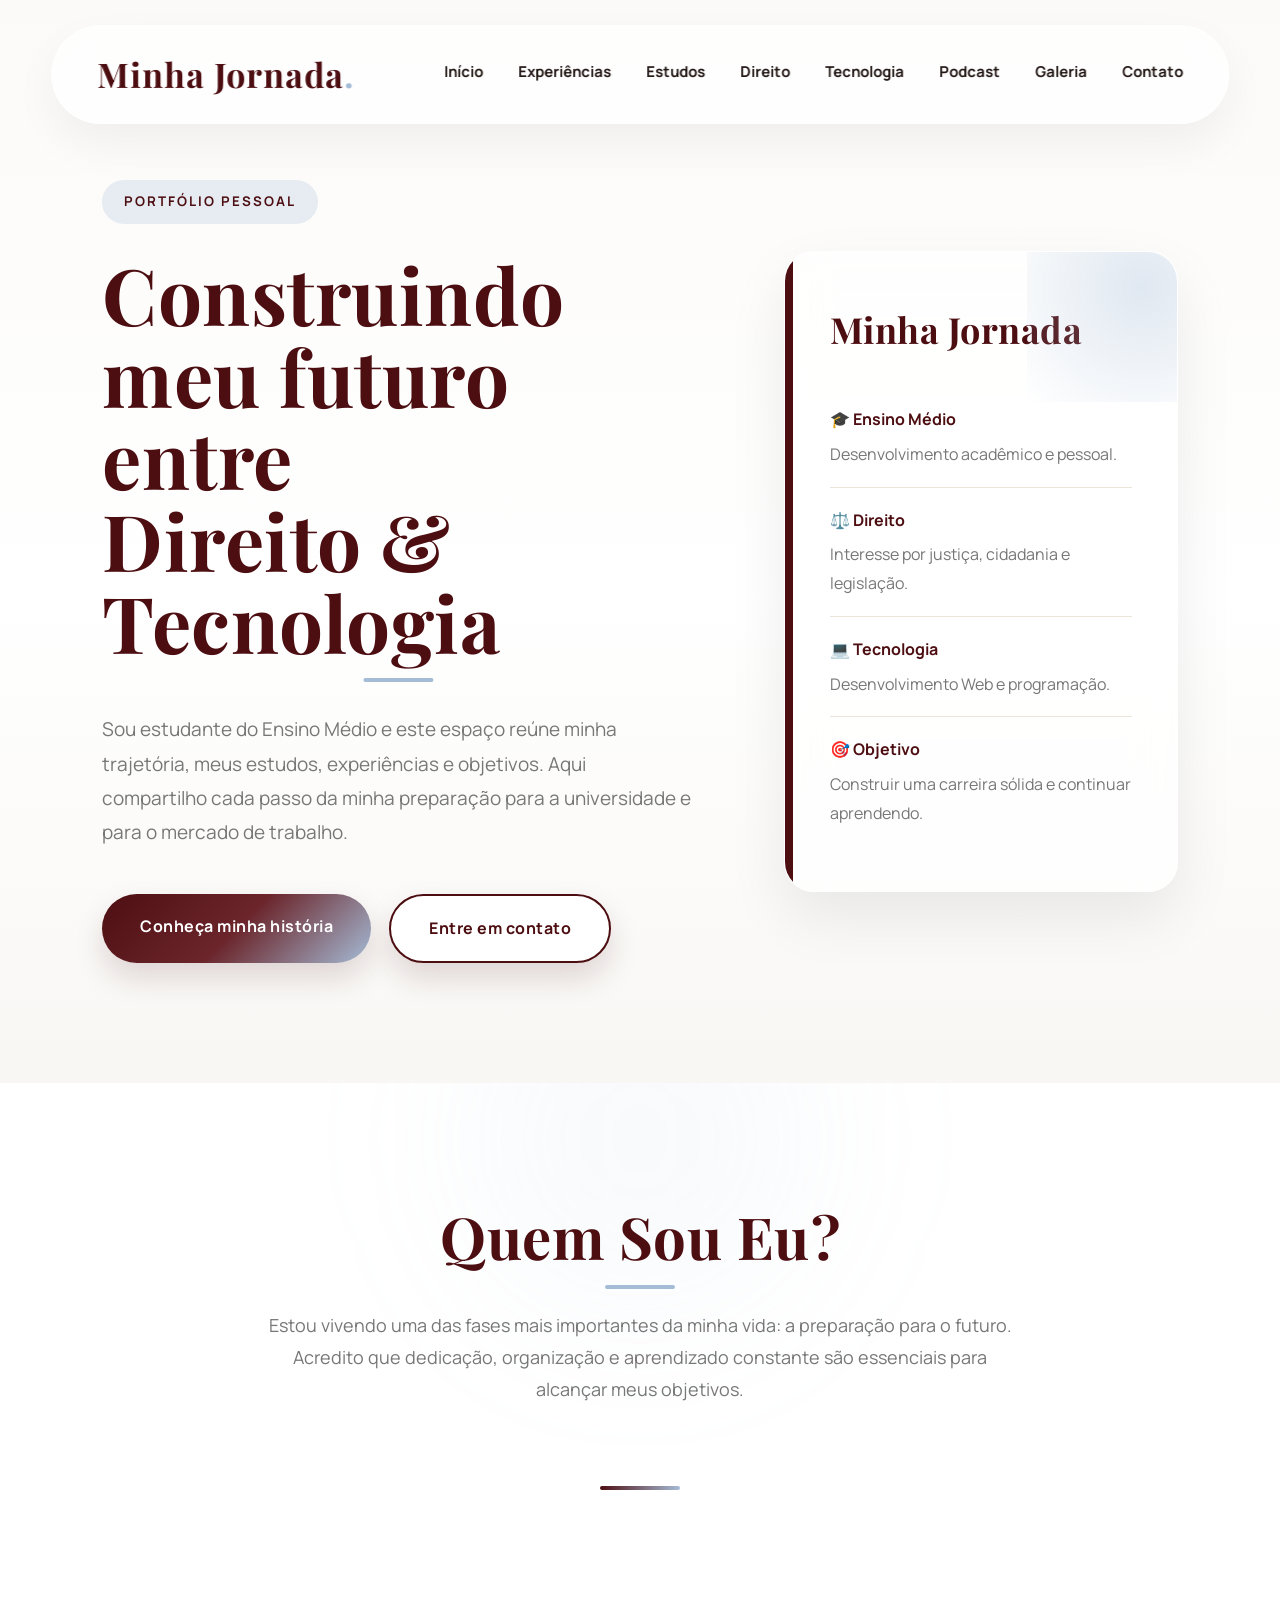
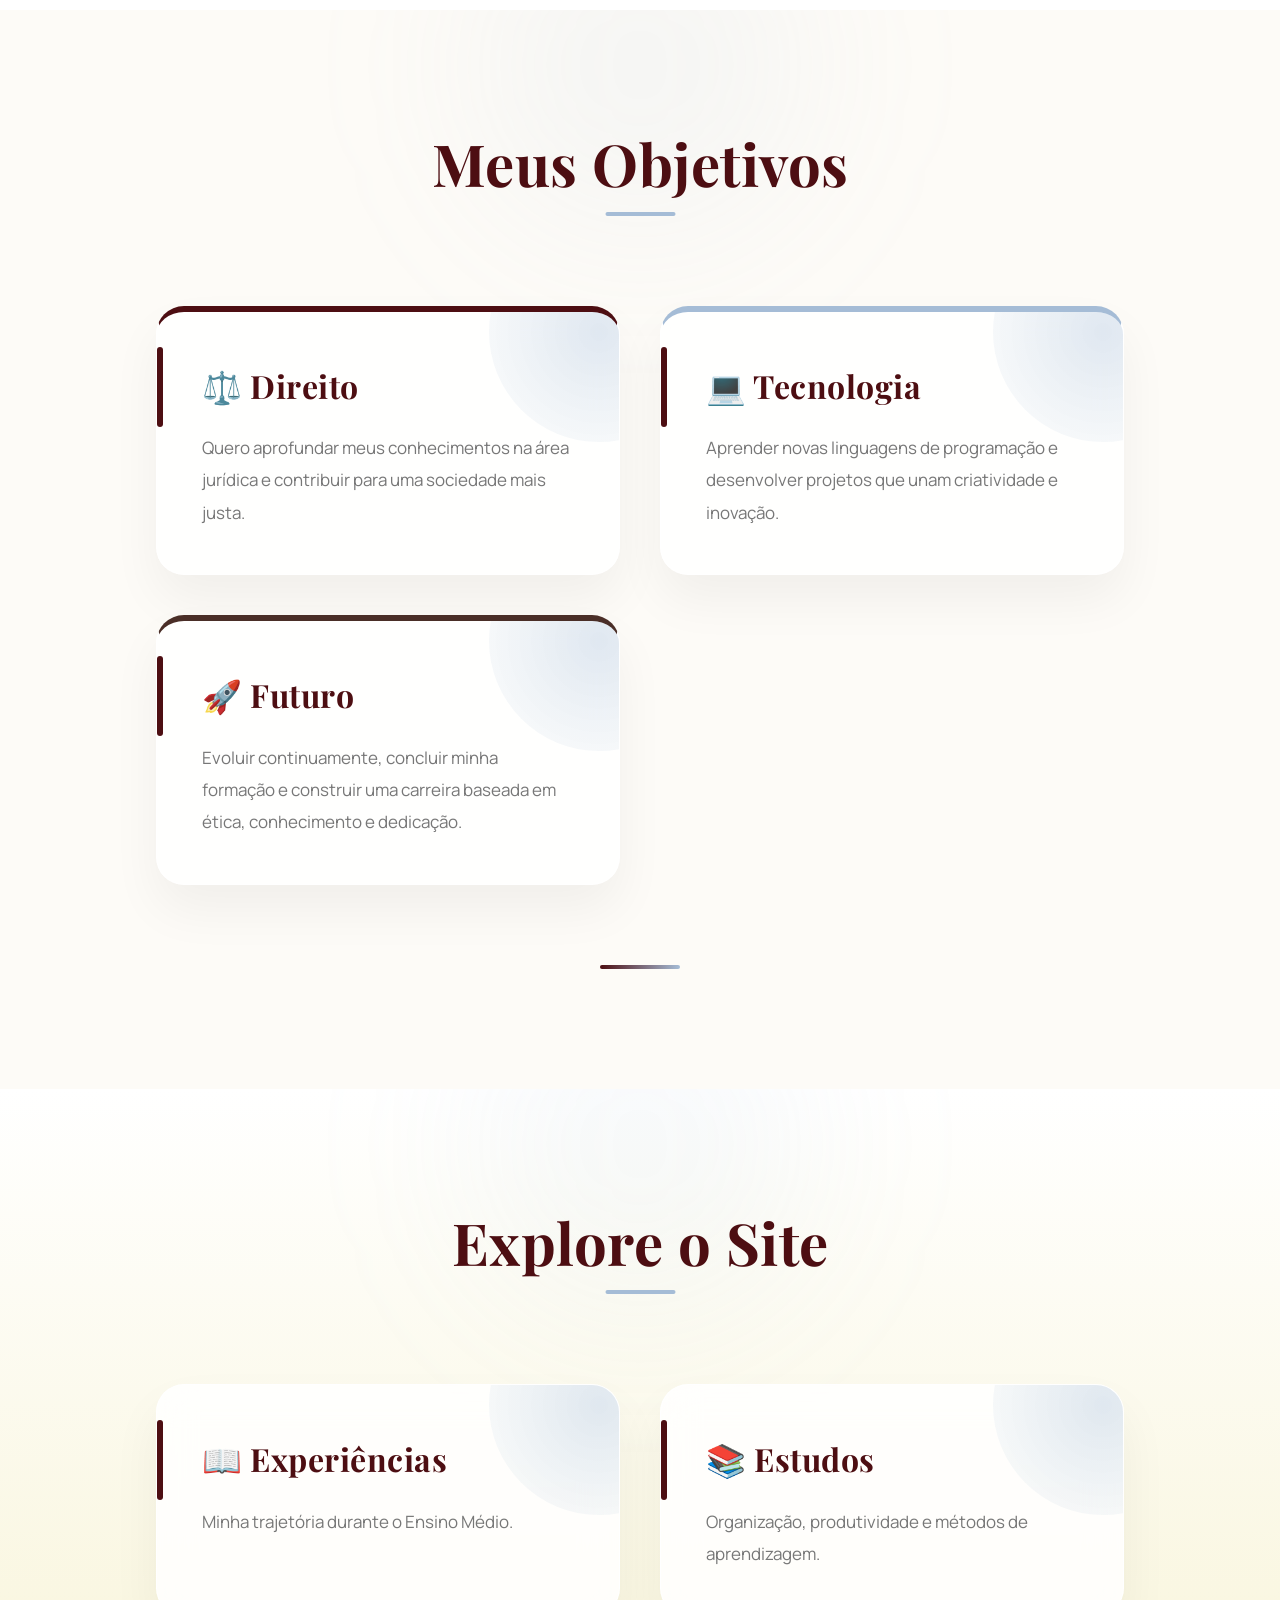
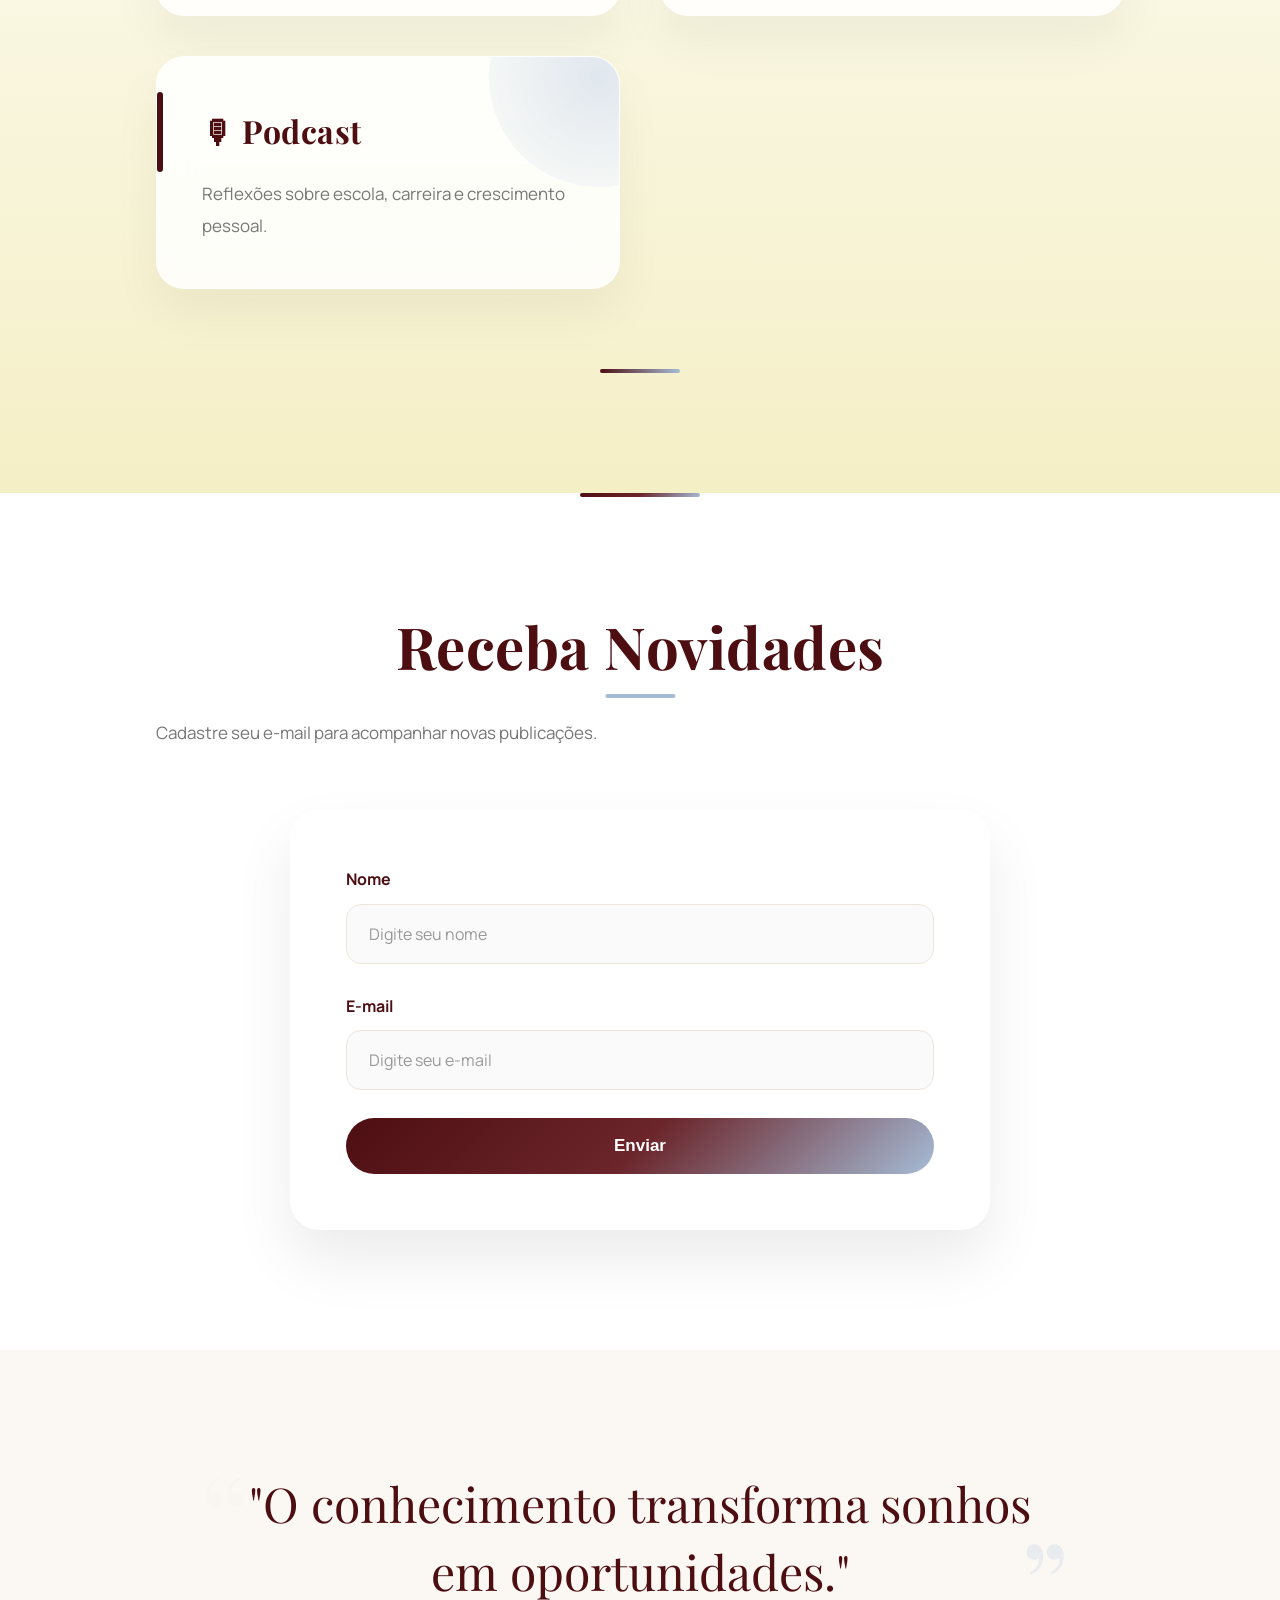
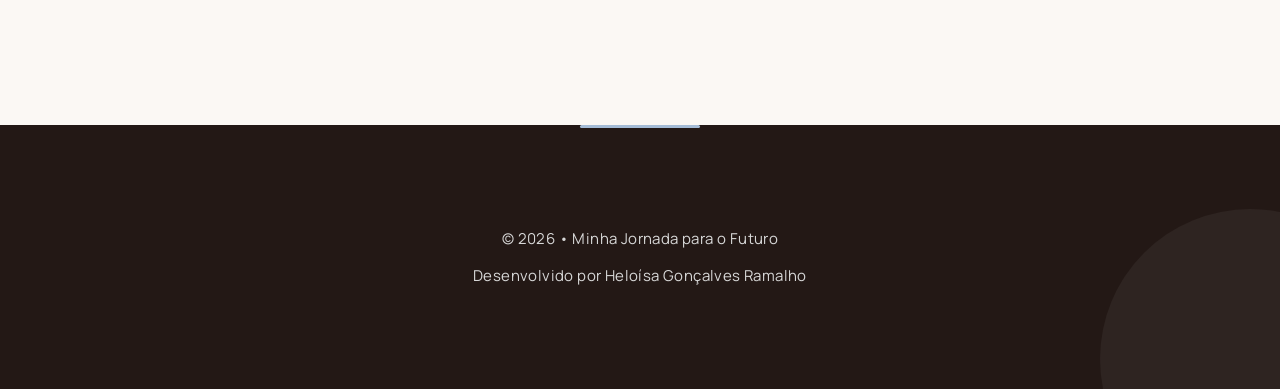
<file: index.html>
<!DOCTYPE html>
<html lang="pt-BR">

<head>

    <meta charset="UTF-8">
    <meta name="viewport" content="width=device-width, initial-scale=1.0">

    <title>Minha Jornada para o Futuro</title>

    <link rel="stylesheet" href="css/style.css">

    <!-- Fontes -->
    <link rel="preconnect" href="https://fonts.googleapis.com">
    <link rel="preconnect" href="https://fonts.gstatic.com" crossorigin>

    <link href="https://fonts.googleapis.com/css2?family=Cormorant+Garamond:wght@500;600;700&family=Manrope:wght@300;400;500;600;700&display=swap" rel="stylesheet">

</head>

<body>

    <!--================ HEADER ================-->

    <header>

        <div class="logo">
            <h1>Minha Jornada</h1>
        </div>

        <nav>

            <a href="index.html">Início</a>
            <a href="experiencias.html">Experiências</a>
            <a href="estudos.html">Estudos</a>
            <a href="direito.html">Direito</a>
            <a href="tecnologia.html">Tecnologia</a>
            <a href="podcast.html">Podcast</a>
            <a href="galeria.html">Galeria</a>
            <a href="contato.html">Contato</a>

        </nav>

    </header>

    <main>

        <!--================ HERO ================-->

        <section class="hero">

            <div class="hero-content">

                <div class="hero-text">

                    <small>PORTFÓLIO PESSOAL</small>

                    <h2>
                        Construindo meu futuro entre
                        <br>
                        Direito & Tecnologia
                    </h2>

                    <p>

                        Sou estudante do Ensino Médio e este espaço reúne minha trajetória,
                        meus estudos, experiências e objetivos. Aqui compartilho cada passo
                        da minha preparação para a universidade e para o mercado de trabalho.

                    </p>

                    <div class="hero-buttons">

                        <a href="#sobre" class="btn btn-primary">
                            Conheça minha história
                        </a>

                        <a href="contato.html" class="btn btn-secondary">
                            Entre em contato
                        </a>

                    </div>

                </div>

                <div class="hero-card">

                    <h3>Minha Jornada</h3>

                    <ul>

                        <li>
                            <strong>🎓 Ensino Médio</strong>
                            Desenvolvimento acadêmico e pessoal.
                        </li>

                        <li>
                            <strong>⚖️ Direito</strong>
                            Interesse por justiça, cidadania e legislação.
                        </li>

                        <li>
                            <strong>💻 Tecnologia</strong>
                            Desenvolvimento Web e programação.
                        </li>

                        <li>
                            <strong>🎯 Objetivo</strong>
                            Construir uma carreira sólida e continuar aprendendo.
                        </li>

                    </ul>

                </div>

            </div>

        </section>

        <!--================ SOBRE ================-->

        <section id="sobre" class="section">

            <div class="container">

                <h2>Quem Sou Eu?</h2>

                <p>

                    Estou vivendo uma das fases mais importantes da minha vida: a preparação
                    para o futuro. Acredito que dedicação, organização e aprendizado constante
                    são essenciais para alcançar meus objetivos.

                </p>

            </div>

        </section>

        <!--================ OBJETIVOS ================-->

        <section class="objetivos">

            <div class="container">

                <h2>Meus Objetivos</h2>

                <div class="cards">

                    <div class="card">

                        <h3>⚖️ Direito</h3>

                        <p>

                            Quero aprofundar meus conhecimentos na área jurídica e contribuir
                            para uma sociedade mais justa.

                        </p>

                    </div>

                    <div class="card">

                        <h3>💻 Tecnologia</h3>

                        <p>

                            Aprender novas linguagens de programação e desenvolver projetos
                            que unam criatividade e inovação.

                        </p>

                    </div>

                    <div class="card">

                        <h3>🚀 Futuro</h3>

                        <p>

                            Evoluir continuamente, concluir minha formação e construir uma
                            carreira baseada em ética, conhecimento e dedicação.

                        </p>

                    </div>

                </div>

            </div>

        </section>

        <!--================ EXPLORE ================-->

        <section class="destaques">

            <div class="container">

                <h2>Explore o Site</h2>

                <div class="cards">

                    <a href="experiencias.html" class="card">

                        <h3>📖 Experiências</h3>

                        <p>
                            Minha trajetória durante o Ensino Médio.
                        </p>

                    </a>

                    <a href="estudos.html" class="card">

                        <h3>📚 Estudos</h3>

                        <p>
                            Organização, produtividade e métodos de aprendizagem.
                        </p>

                    </a>

                    <a href="podcast.html" class="card">

                        <h3>🎙 Podcast</h3>

                        <p>
                            Reflexões sobre escola, carreira e crescimento pessoal.
                        </p>

                    </a>

                </div>

            </div>

        </section>

        <!--================ FORMULÁRIO ================-->

        <section class="cadastro">

            <div class="container">

                <h2>Receba Novidades</h2>

                <p>

                    Cadastre seu e-mail para acompanhar novas publicações.

                </p>

                <form>

                    <label for="nome">Nome</label>

                    <input
                        type="text"
                        id="nome"
                        name="nome"
                        placeholder="Digite seu nome"
                        required>

                    <label for="email">E-mail</label>

                    <input
                        type="email"
                        id="email"
                        name="email"
                        placeholder="Digite seu e-mail"
                        required>

                    <button type="submit">
                        Enviar
                    </button>

                </form>

            </div>

        </section>

        <!--================ FRASE ================-->

        <section class="frase">

            <blockquote>

                "O conhecimento transforma sonhos em oportunidades."

            </blockquote>

        </section>

    </main>

    <!--================ FOOTER ================-->

    <footer>

        <p>© 2026 • Minha Jornada para o Futuro</p>

        <p>Desenvolvido por Heloísa Gonçalves Ramalho</p>

    </footer>

</body>

</html>
</file>
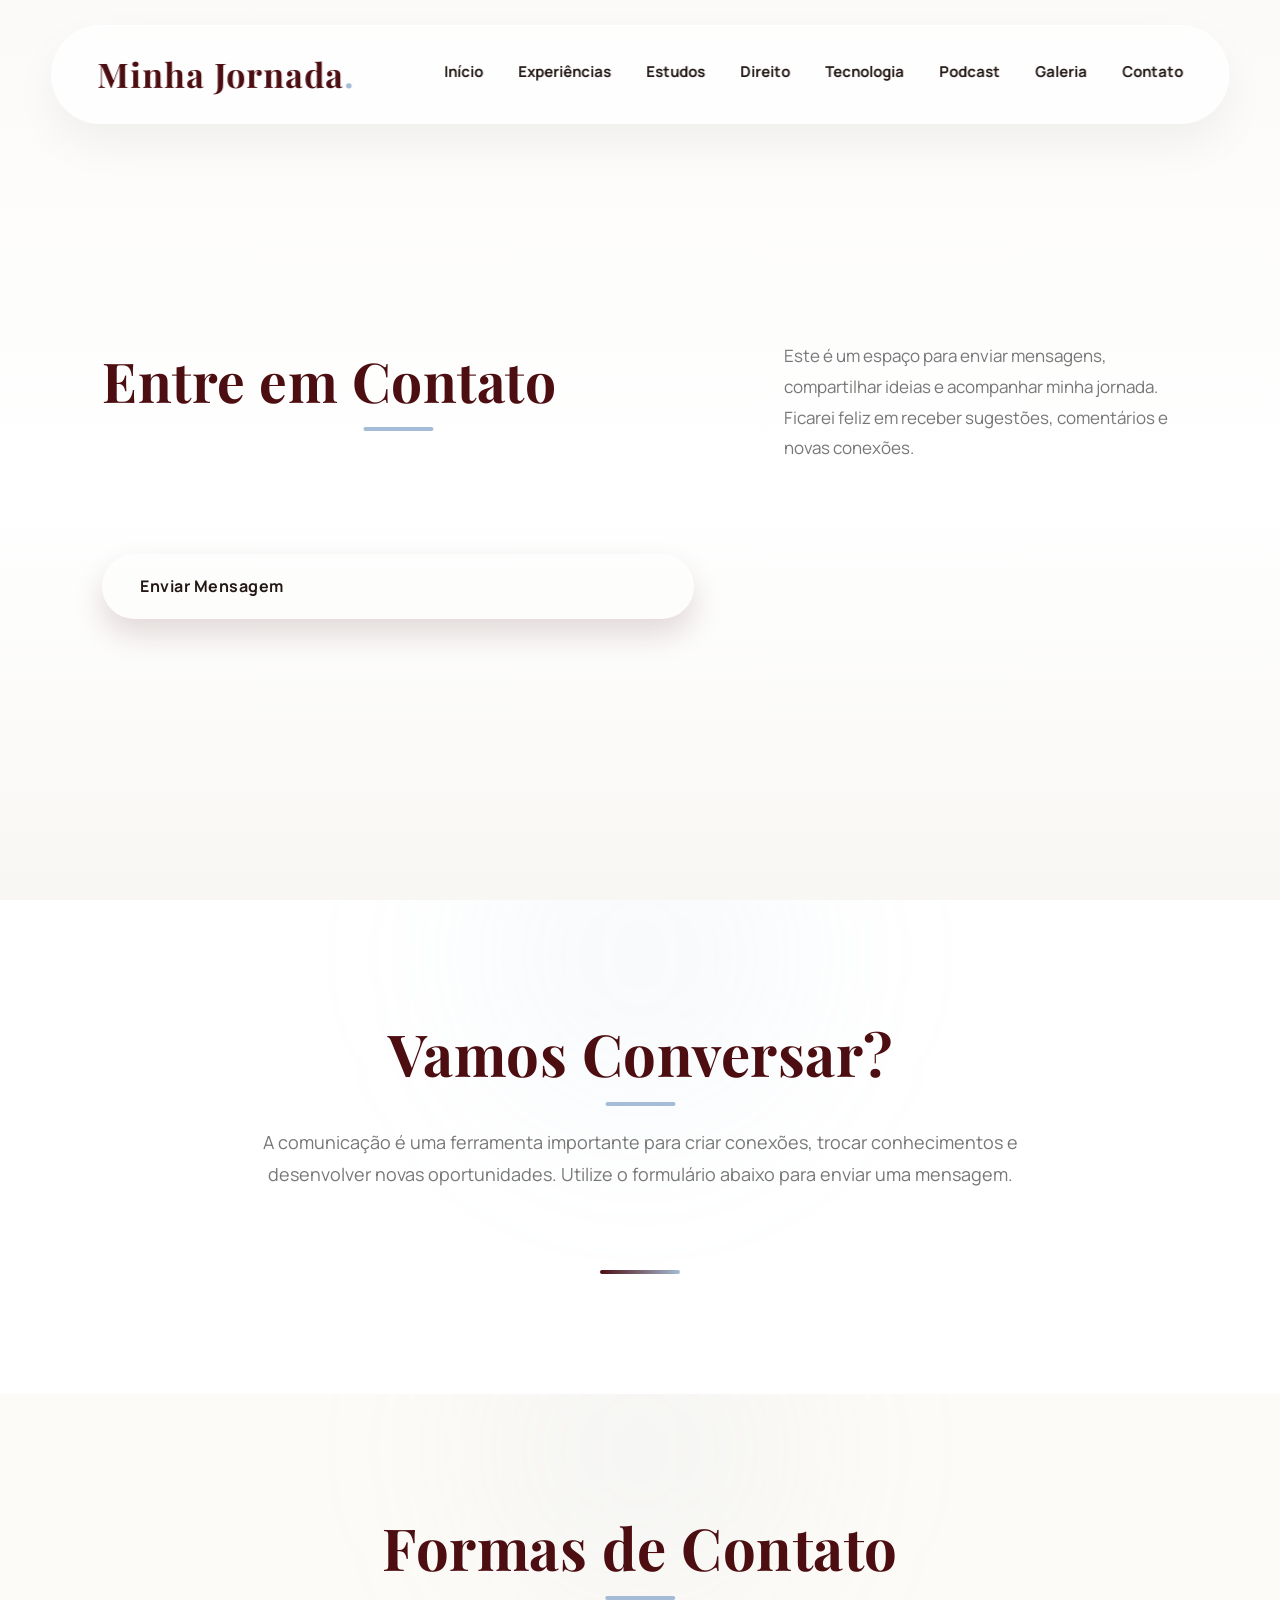
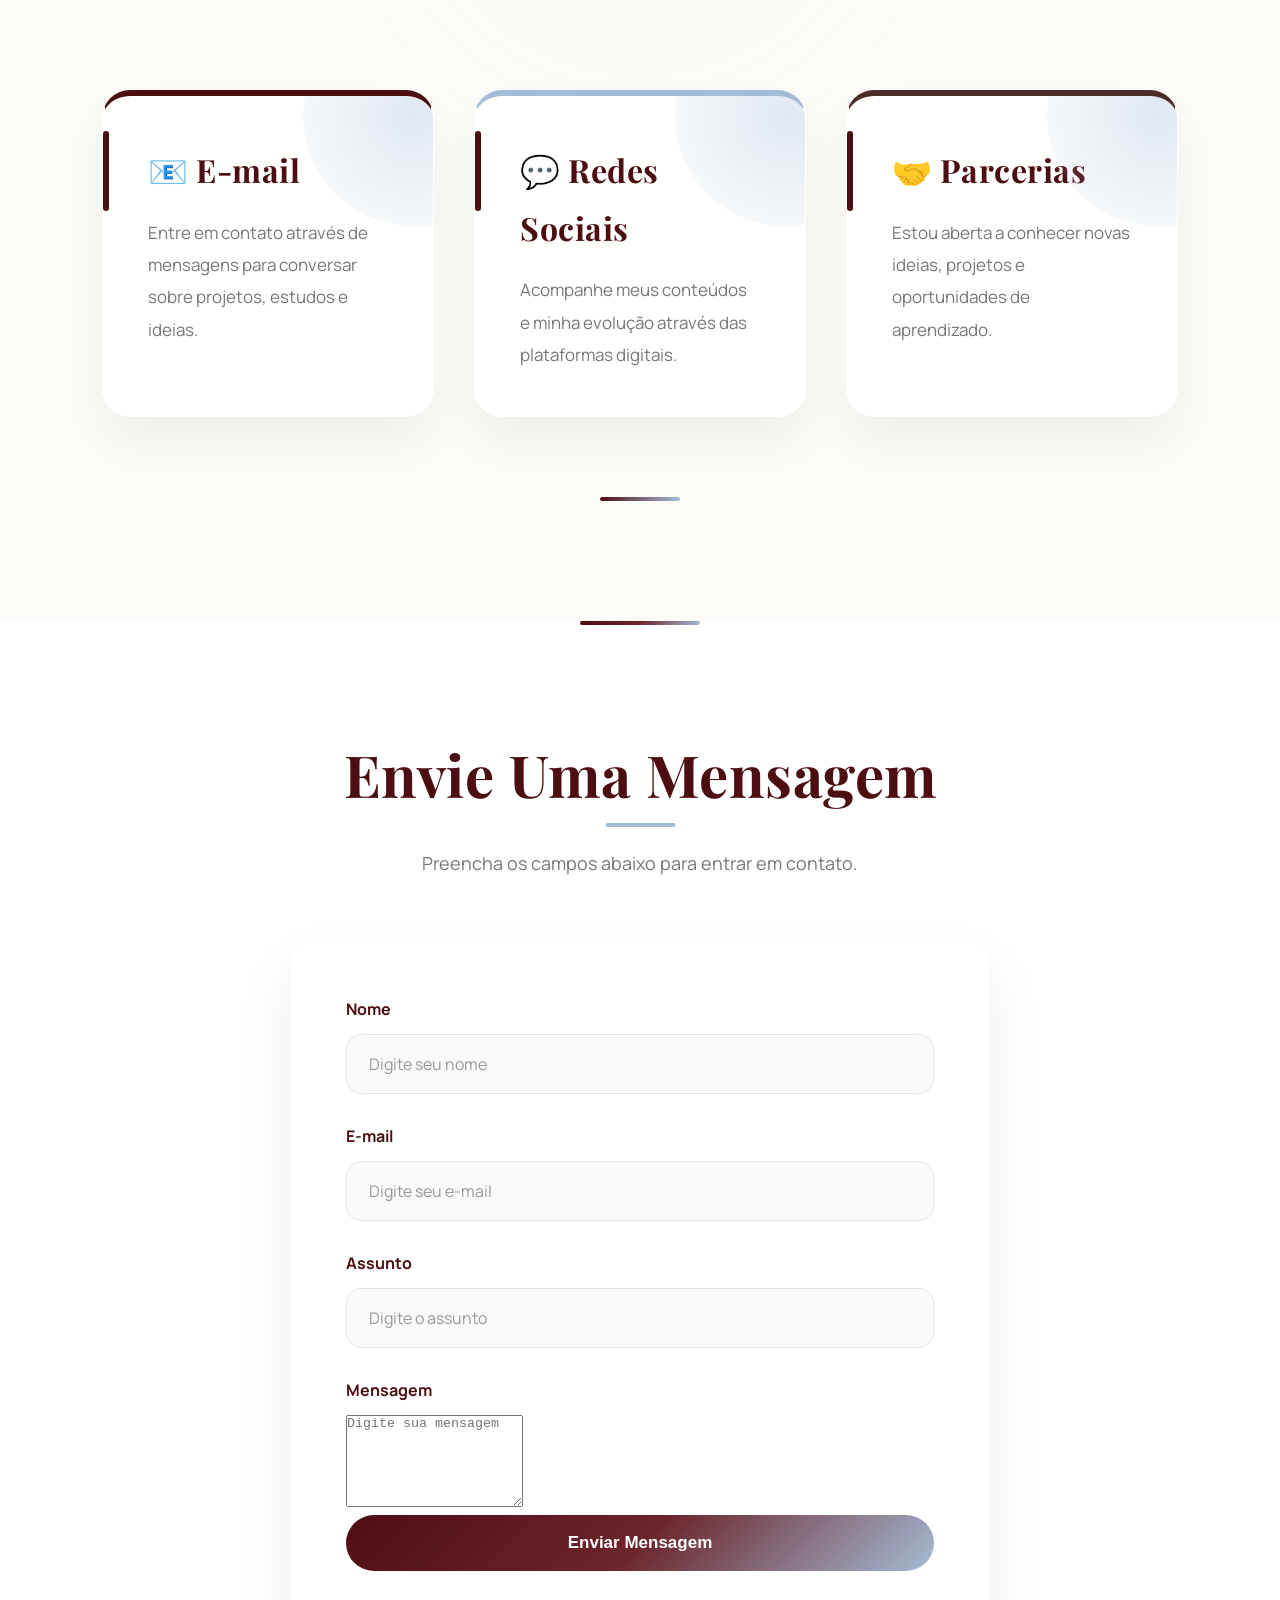
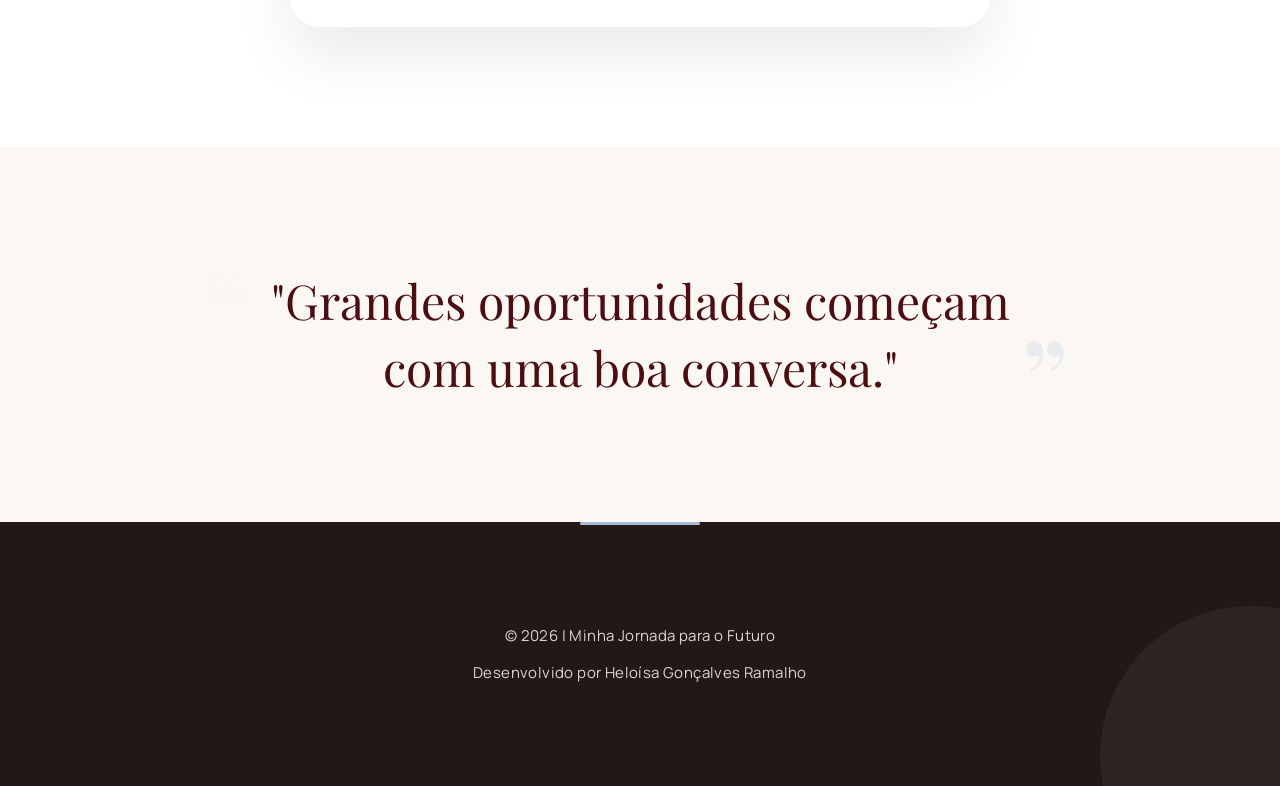
<file: contato.html>
<!DOCTYPE html>
<html lang="pt-BR">

<head>

    <meta charset="UTF-8">
    <meta name="viewport" content="width=device-width, initial-scale=1.0">

    <title>Contato | Minha Jornada</title>

    <link rel="stylesheet" href="css/style.css">

    <link href="https://fonts.googleapis.com/css2?family=Poppins:wght@300;400;500;600;700;800&display=swap"
        rel="stylesheet">

</head>


<body>


    <!-- CABEÇALHO -->


    <header>


        <div class="logo">

            <h1>Minha Jornada</h1>

        </div>




        <nav>


            <a href="index.html">Início</a>

            <a href="experiencias.html">Experiências</a>

            <a href="estudos.html">Estudos</a>

            <a href="direito.html">Direito</a>

            <a href="tecnologia.html">Tecnologia</a>

            <a href="podcast.html">Podcast</a>

            <a href="galeria.html">Galeria</a>

            <a href="contato.html">Contato</a>


        </nav>


    </header>








    <main>





        <!-- BANNER -->


        <section class="hero">


            <div class="hero-content">


                <h2>

                    Entre em Contato

                </h2>




                <p>

                    Este é um espaço para enviar mensagens,
                    compartilhar ideias e acompanhar minha jornada.

                    Ficarei feliz em receber sugestões,
                    comentários e novas conexões.

                </p>




                <a href="#formulario" class="btn">

                    Enviar Mensagem

                </a>



            </div>



        </section>









        <!-- INFORMAÇÕES -->


        <section class="section">


            <h2>

                Vamos Conversar?

            </h2>




            <p>

                A comunicação é uma ferramenta importante para criar conexões,
                trocar conhecimentos e desenvolver novas oportunidades.

                Utilize o formulário abaixo para enviar uma mensagem.

            </p>



        </section>








        <!-- CARDS DE CONTATO -->


        <section class="objetivos">


            <h2>

                Formas de Contato

            </h2>




            <div class="cards">





                <div class="card">


                    <h3>
                        📧 E-mail
                    </h3>



                    <p>

                        Entre em contato através de mensagens
                        para conversar sobre projetos,
                        estudos e ideias.

                    </p>



                </div>







                <div class="card">


                    <h3>
                        💬 Redes Sociais
                    </h3>



                    <p>

                        Acompanhe meus conteúdos e minha evolução
                        através das plataformas digitais.

                    </p>



                </div>







                <div class="card">


                    <h3>
                        🤝 Parcerias
                    </h3>



                    <p>

                        Estou aberta a conhecer novas ideias,
                        projetos e oportunidades de aprendizado.

                    </p>



                </div>



            </div>


        </section>









        <!-- FORMULÁRIO -->


        <section class="cadastro" id="formulario">


            <h2>

                Envie Uma Mensagem

            </h2>




            <p>

                Preencha os campos abaixo para entrar em contato.

            </p>





            <form action="https://formspree.io/f/mwvgyakw" method="POST">



                <label for="nome">

                    Nome

                </label>



                <input 
                    type="text"
                    id="nome"
                    name="nome"
                    placeholder="Digite seu nome"
                    required>







                <label for="email">

                    E-mail

                </label>




                <input 
                    type="email"
                    id="email"
                    name="email"
                    placeholder="Digite seu e-mail"
                    required>







                <label for="assunto">

                    Assunto

                </label>




                <input 
                    type="text"
                    id="assunto"
                    name="assunto"
                    placeholder="Digite o assunto">







                <label for="mensagem">

                    Mensagem

                </label>



                <textarea
                    id="mensagem"
                    name="mensagem"
                    placeholder="Digite sua mensagem"
                    rows="6"></textarea>







                <button type="submit">

                    Enviar Mensagem

                </button>



            </form>



        </section>








        <!-- FRASE -->


        <section class="frase">


            <blockquote>

                "Grandes oportunidades começam com uma boa conversa."

            </blockquote>



        </section>






    </main>







    <!-- RODAPÉ -->


    <footer>


        <p>

            © 2026 | Minha Jornada para o Futuro

        </p>



        <p>

            Desenvolvido por Heloísa Gonçalves Ramalho

        </p>



    </footer>





</body>

</html>
</file>
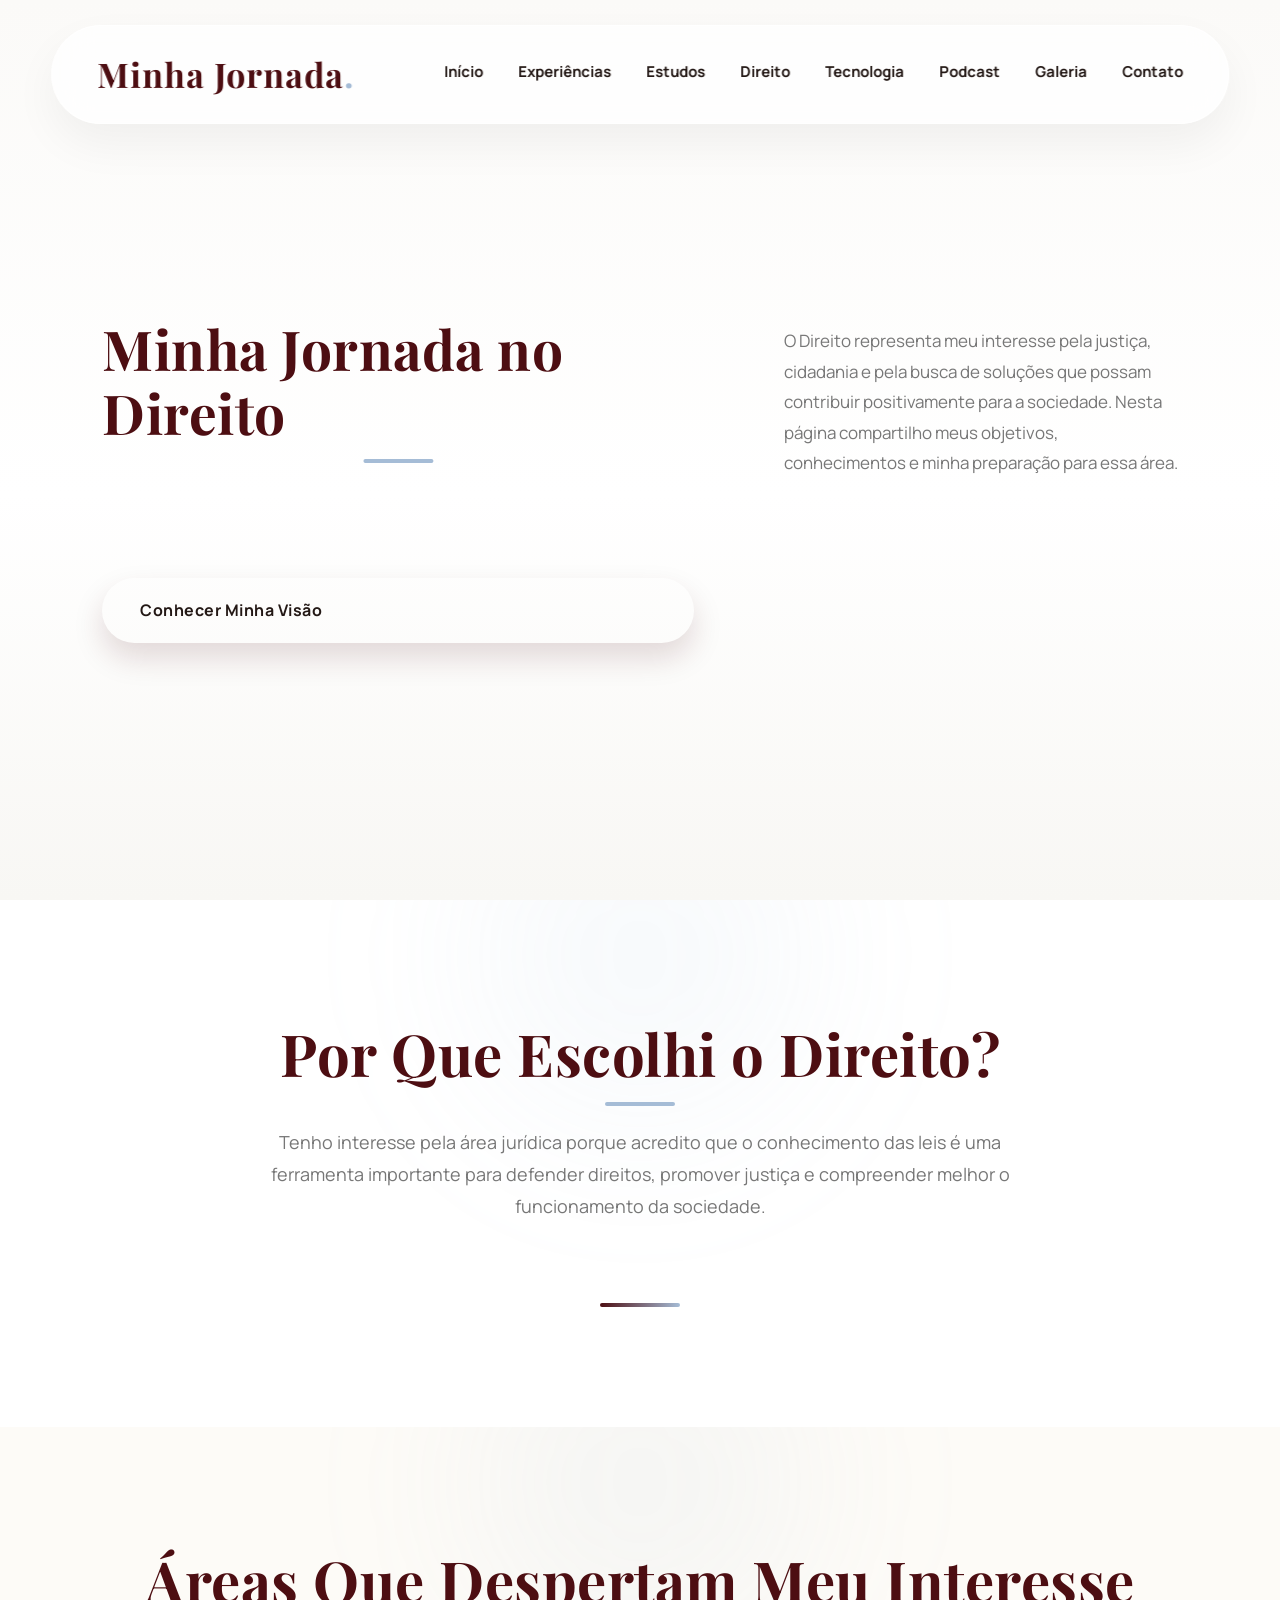
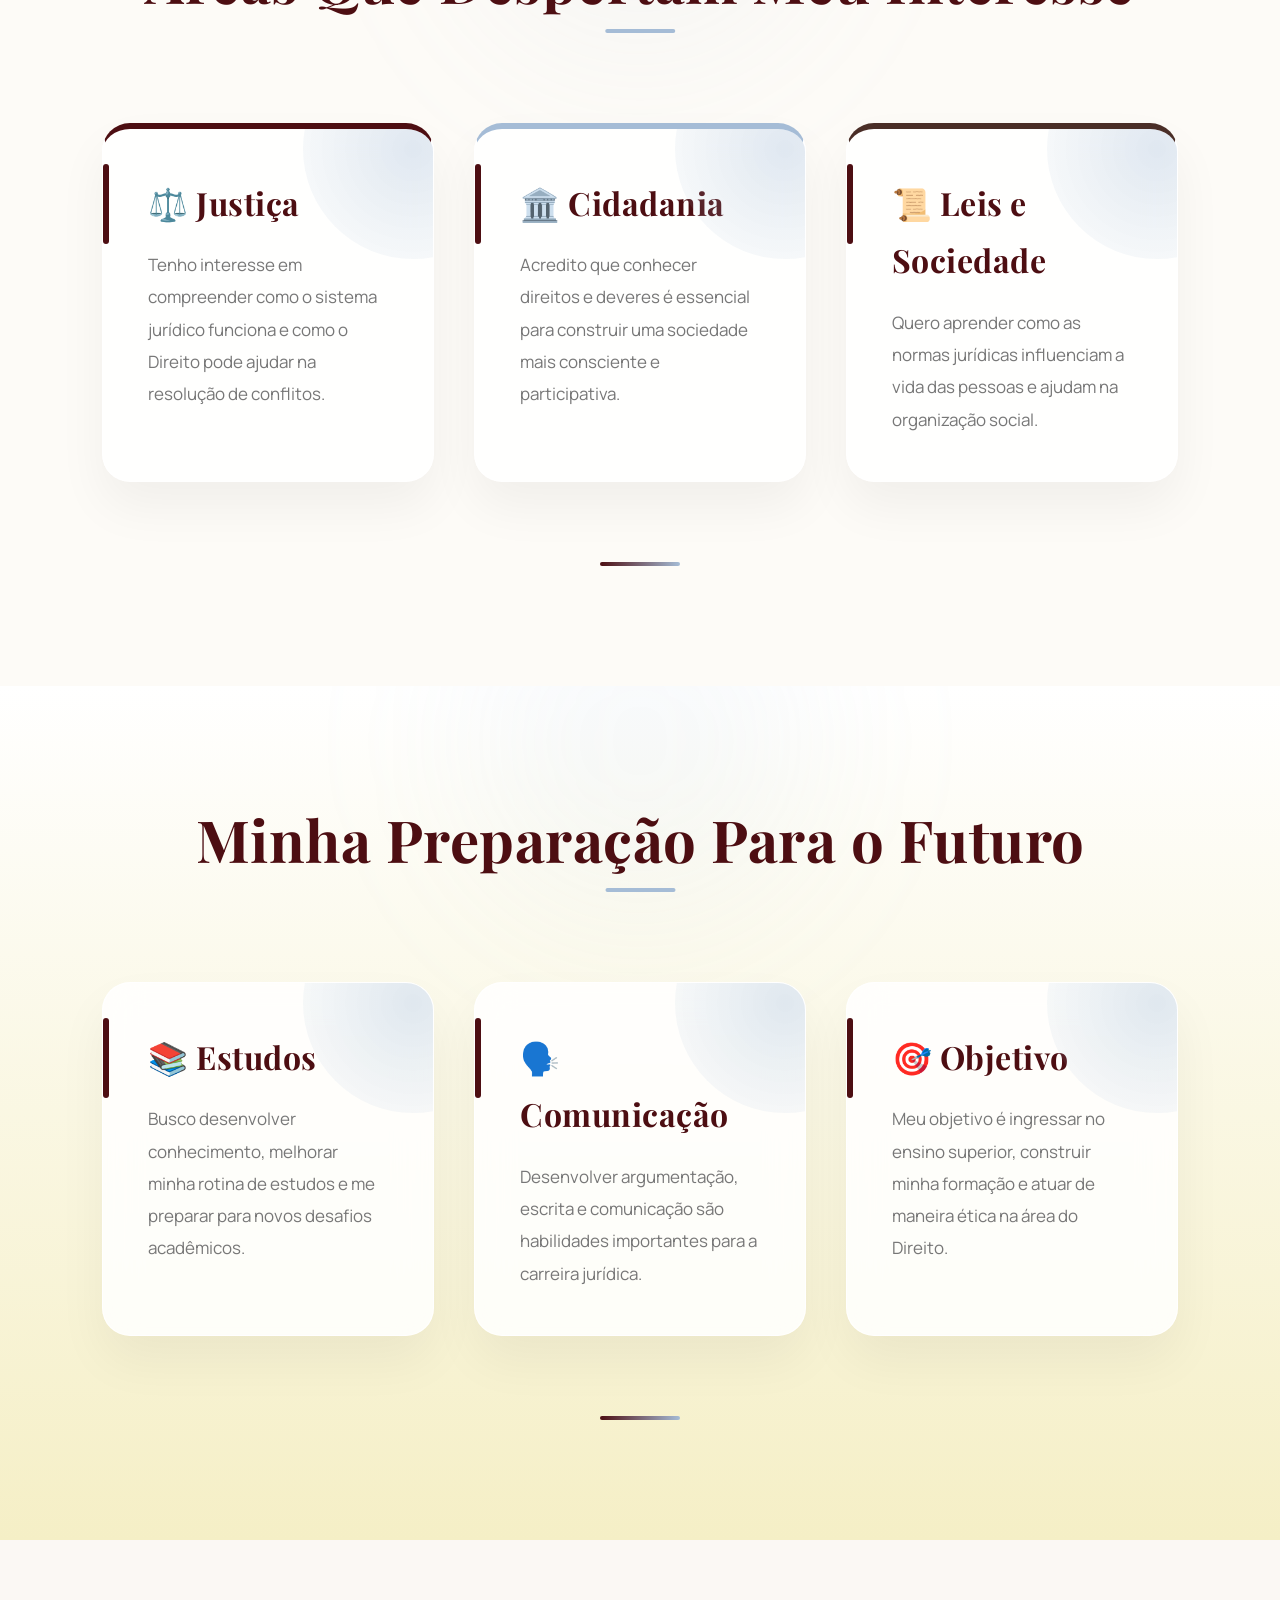
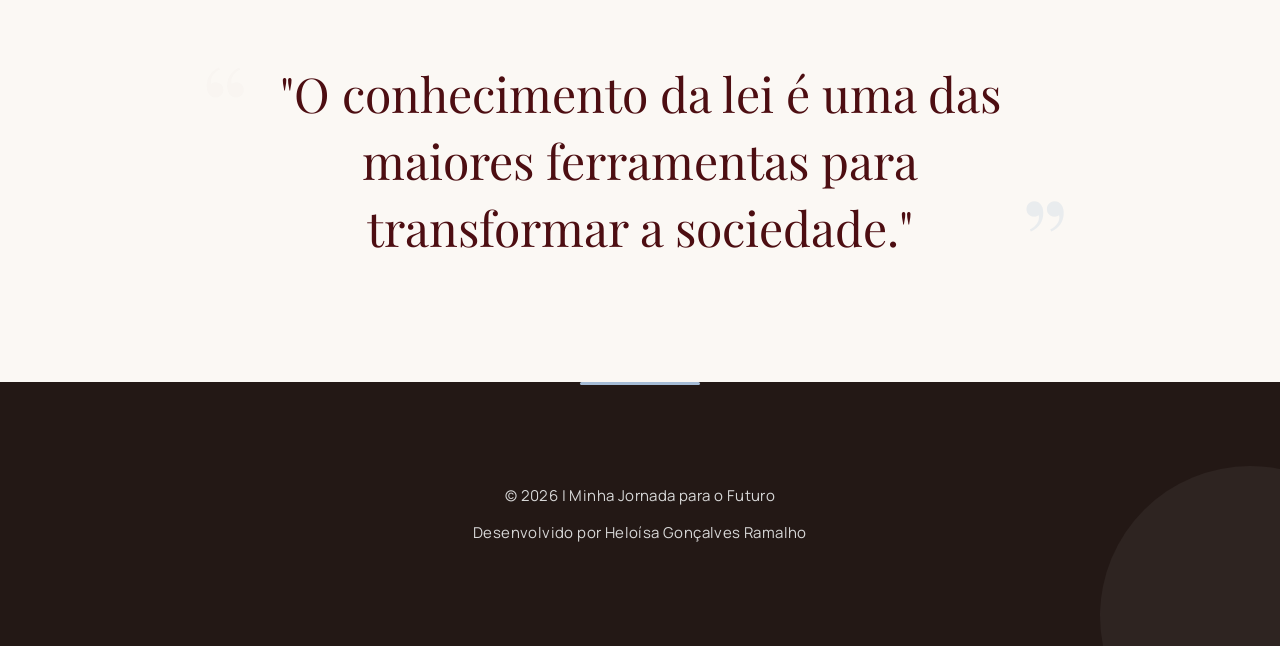
<file: direito.html>
<!DOCTYPE html>
<html lang="pt-BR">

<head>

    <meta charset="UTF-8">
    <meta name="viewport" content="width=device-width, initial-scale=1.0">

    <title>Direito | Minha Jornada</title>

    <link rel="stylesheet" href="css/style.css">

    <link href="https://fonts.googleapis.com/css2?family=Poppins:wght@300;400;500;600;700;800&display=swap"
        rel="stylesheet">

</head>


<body>


    <!-- CABEÇALHO -->

    <header>


        <div class="logo">

            <h1>Minha Jornada</h1>

        </div>



        <nav>

            <a href="index.html">Início</a>

            <a href="experiencias.html">Experiências</a>

            <a href="estudos.html">Estudos</a>

            <a href="direito.html">Direito</a>

            <a href="tecnologia.html">Tecnologia</a>

            <a href="podcast.html">Podcast</a>

            <a href="galeria.html">Galeria</a>

            <a href="contato.html">Contato</a>

        </nav>


    </header>






    <main>





        <!-- BANNER PRINCIPAL -->


        <section class="hero">


            <div class="hero-content">


                <h2>

                    Minha Jornada no Direito

                </h2>



                <p>

                    O Direito representa meu interesse pela justiça,
                    cidadania e pela busca de soluções que possam contribuir
                    positivamente para a sociedade.

                    Nesta página compartilho meus objetivos,
                    conhecimentos e minha preparação para essa área.

                </p>



                <a href="#objetivo" class="btn">

                    Conhecer Minha Visão

                </a>



            </div>


        </section>








        <!-- SOBRE O DIREITO -->


        <section class="section" id="objetivo">


            <h2>

                Por Que Escolhi o Direito?

            </h2>




            <p>

                Tenho interesse pela área jurídica porque acredito que
                o conhecimento das leis é uma ferramenta importante para
                defender direitos, promover justiça e compreender melhor
                o funcionamento da sociedade.

            </p>



        </section>








        <!-- ÁREAS DE INTERESSE -->


        <section class="objetivos">


            <h2>

                Áreas Que Despertam Meu Interesse

            </h2>




            <div class="cards">





                <div class="card">


                    <h3>
                        ⚖️ Justiça
                    </h3>



                    <p>

                        Tenho interesse em compreender como o sistema jurídico
                        funciona e como o Direito pode ajudar na resolução
                        de conflitos.

                    </p>



                </div>







                <div class="card">


                    <h3>
                        🏛️ Cidadania
                    </h3>



                    <p>

                        Acredito que conhecer direitos e deveres é essencial
                        para construir uma sociedade mais consciente
                        e participativa.

                    </p>



                </div>







                <div class="card">


                    <h3>
                        📜 Leis e Sociedade
                    </h3>



                    <p>

                        Quero aprender como as normas jurídicas influenciam
                        a vida das pessoas e ajudam na organização social.

                    </p>



                </div>



            </div>


        </section>








        <!-- PREPARAÇÃO -->


        <section class="destaques">


            <h2>

                Minha Preparação Para o Futuro

            </h2>




            <div class="cards">





                <div class="card">


                    <h3>
                        📚 Estudos
                    </h3>



                    <p>

                        Busco desenvolver conhecimento, melhorar minha rotina
                        de estudos e me preparar para novos desafios acadêmicos.

                    </p>



                </div>







                <div class="card">


                    <h3>
                        🗣️ Comunicação
                    </h3>



                    <p>

                        Desenvolver argumentação, escrita e comunicação
                        são habilidades importantes para a carreira jurídica.

                    </p>



                </div>







                <div class="card">


                    <h3>
                        🎯 Objetivo
                    </h3>



                    <p>

                        Meu objetivo é ingressar no ensino superior,
                        construir minha formação e atuar de maneira ética
                        na área do Direito.

                    </p>



                </div>



            </div>



        </section>








        <!-- FRASE -->


        <section class="frase">


            <blockquote>

                "O conhecimento da lei é uma das maiores ferramentas para transformar a sociedade."

            </blockquote>



        </section>






    </main>







    <!-- RODAPÉ -->


    <footer>


        <p>

            © 2026 | Minha Jornada para o Futuro

        </p>



        <p>

            Desenvolvido por Heloísa Gonçalves Ramalho

        </p>



    </footer>





</body>

</html>
</file>
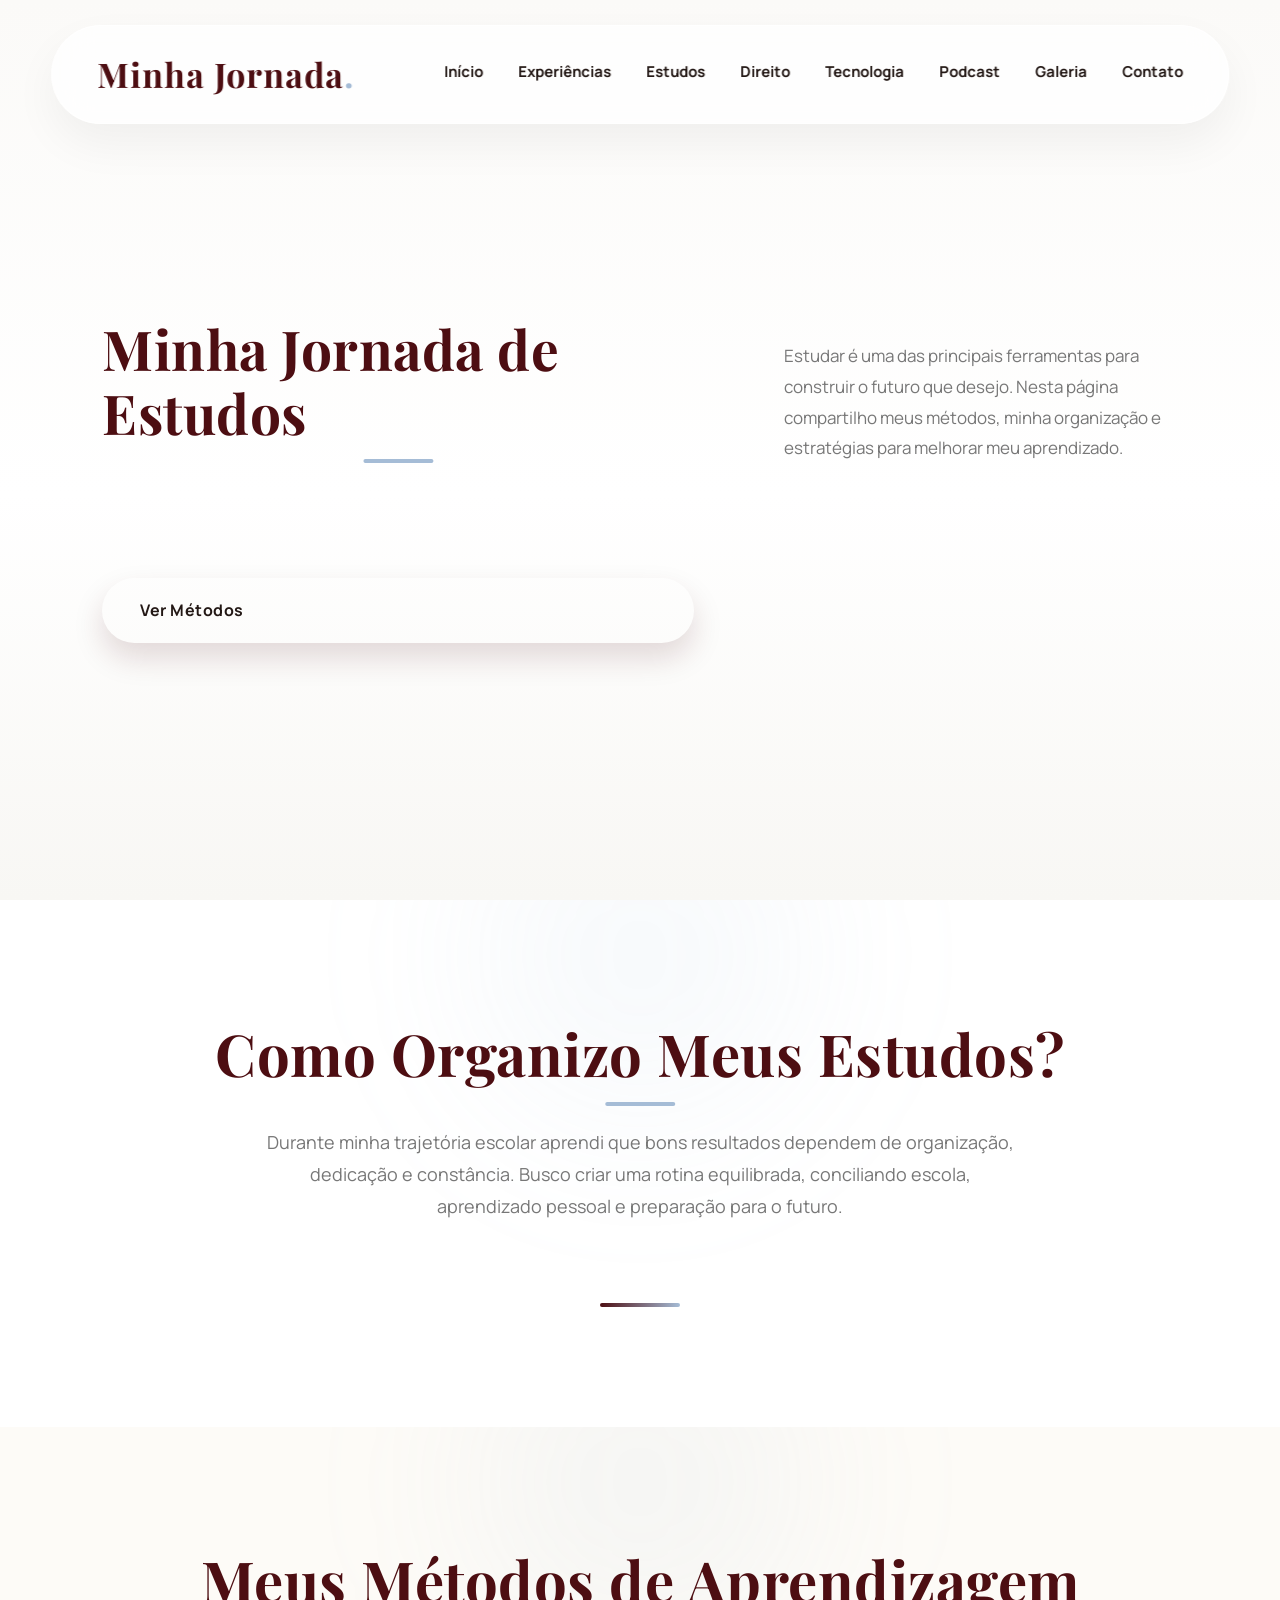
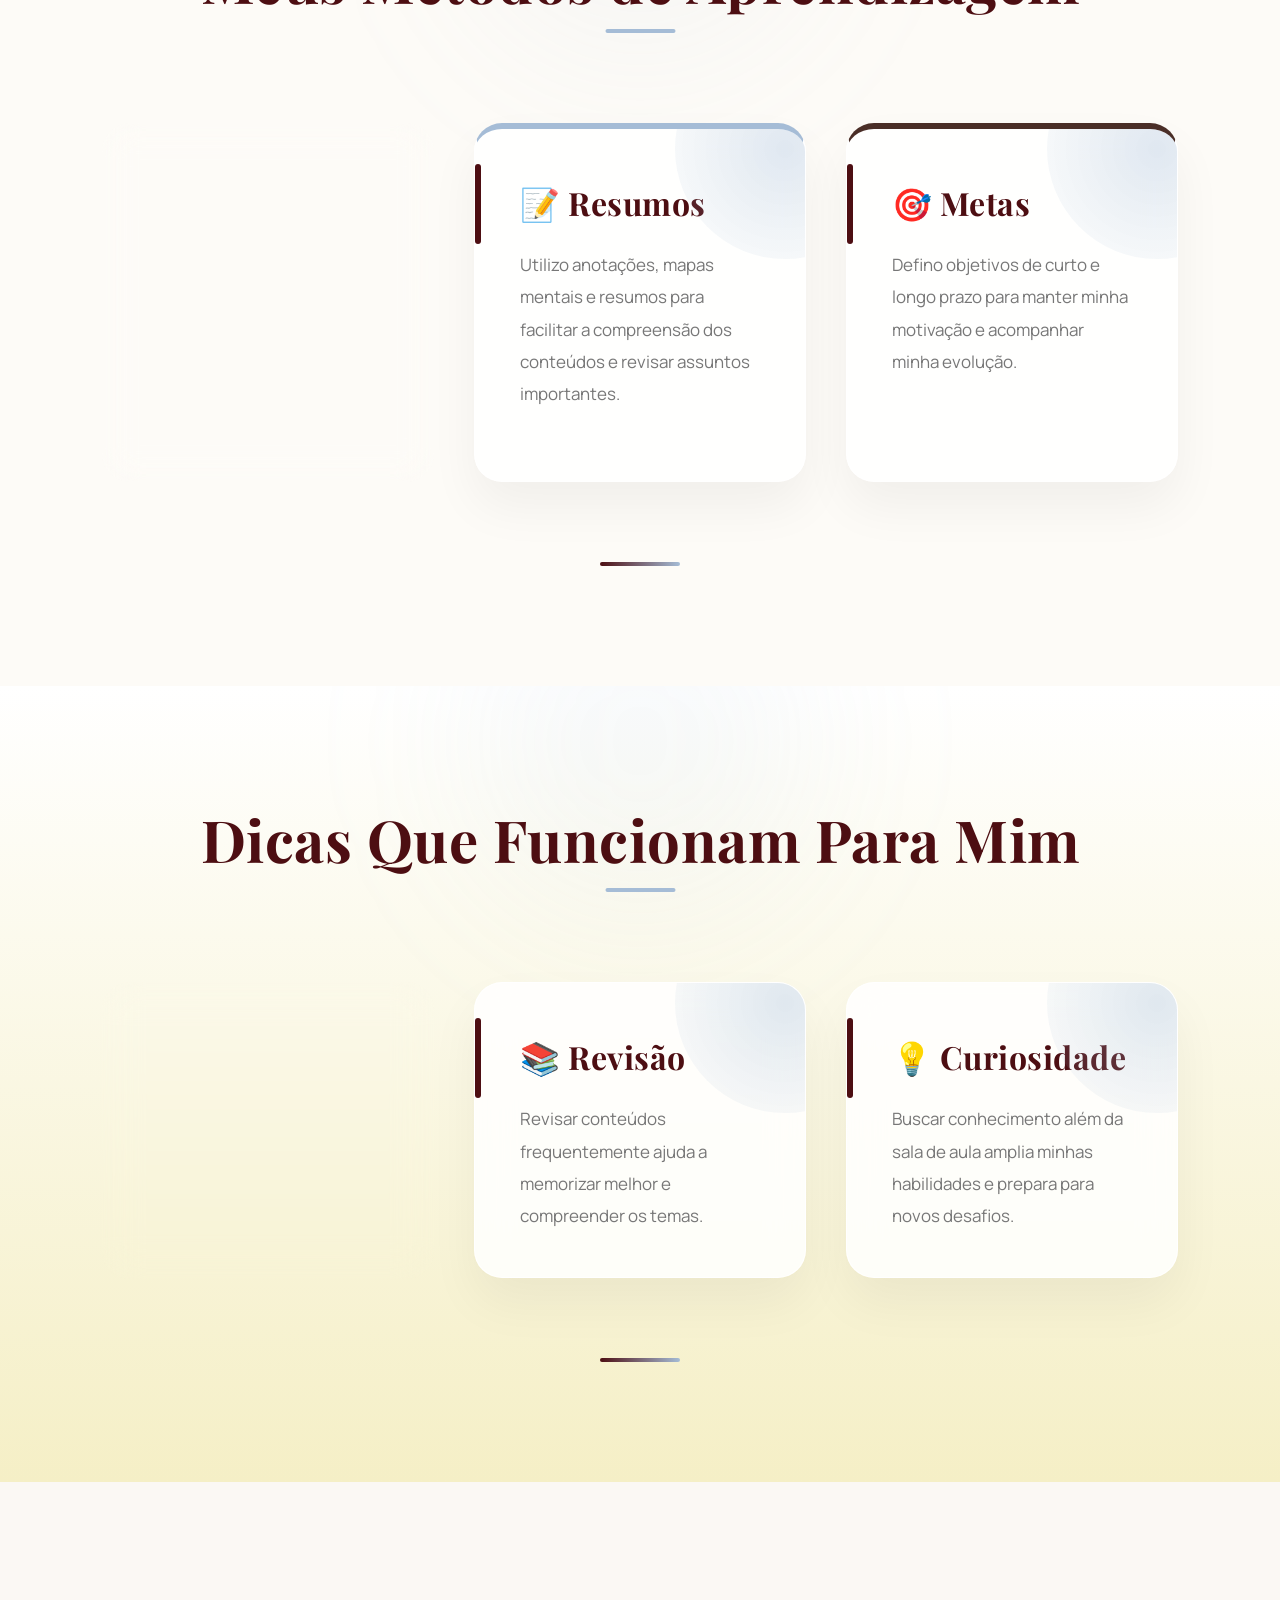
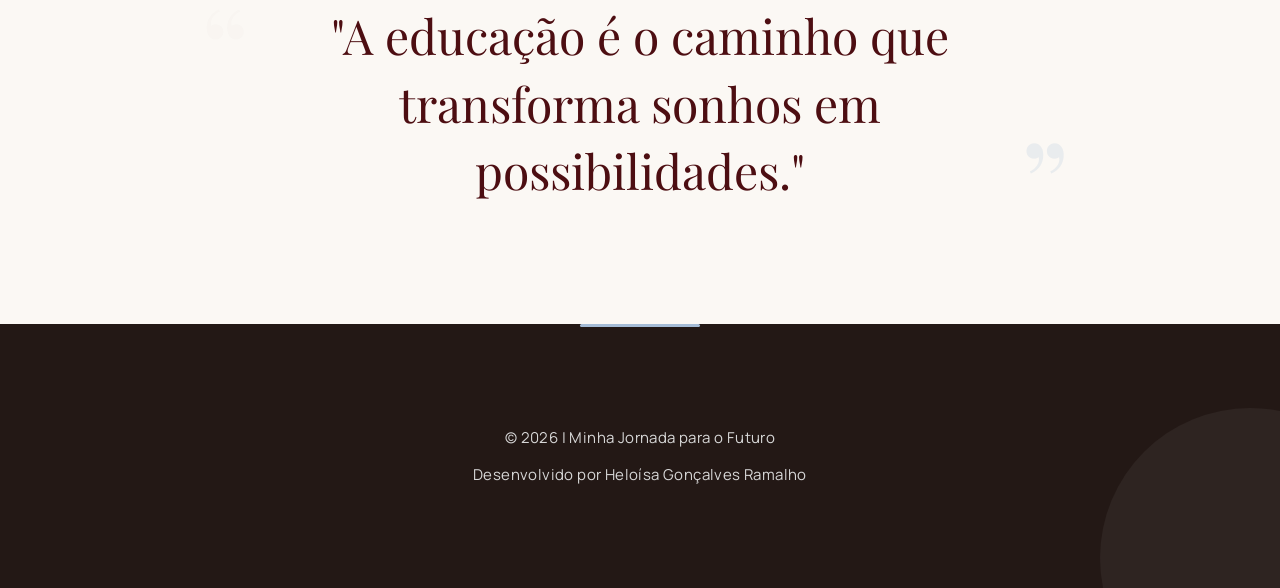
<file: estudos.html>
<!DOCTYPE html>
<html lang="pt-BR">

<head>

    <meta charset="UTF-8">
    <meta name="viewport" content="width=device-width, initial-scale=1.0">

    <title>Estudos | Minha Jornada</title>

    <link rel="stylesheet" href="css/style.css">

    <link href="https://fonts.googleapis.com/css2?family=Poppins:wght@300;400;500;600;700;800&display=swap"
        rel="stylesheet">

</head>


<body>


    <!-- CABEÇALHO -->

    <header>


        <div class="logo">

            <h1>Minha Jornada</h1>

        </div>



        <nav>


            <a href="index.html">Início</a>

            <a href="experiencias.html">Experiências</a>

            <a href="estudos.html">Estudos</a>

            <a href="direito.html">Direito</a>

            <a href="tecnologia.html">Tecnologia</a>

            <a href="podcast.html">Podcast</a>

            <a href="galeria.html">Galeria</a>

            <a href="contato.html">Contato</a>


        </nav>


    </header>





    <main>



        <!-- BANNER -->


        <section class="hero">


            <div class="hero-content">


                <h2>
                    Minha Jornada de Estudos
                </h2>



                <p>

                    Estudar é uma das principais ferramentas para construir
                    o futuro que desejo. Nesta página compartilho meus métodos,
                    minha organização e estratégias para melhorar meu aprendizado.

                </p>



                <a href="#metodos" class="btn">

                    Ver Métodos

                </a>



            </div>



        </section>







        <!-- INTRODUÇÃO -->


        <section class="section" id="metodos">


            <h2>

                Como Organizo Meus Estudos?

            </h2>



            <p>

                Durante minha trajetória escolar aprendi que bons resultados
                dependem de organização, dedicação e constância.

                Busco criar uma rotina equilibrada, conciliando escola,
                aprendizado pessoal e preparação para o futuro.

            </p>



        </section>







        <!-- MÉTODOS -->


        <section class="objetivos">


            <h2>

                Meus Métodos de Aprendizagem

            </h2>




            <div class="cards">





                <div class="card">


                    <h3>
                        📅 Organização
                    </h3>



                    <p>

                        Planejo minhas tarefas, separo horários
                        de estudo e organizo minhas prioridades
                        para aproveitar melhor meu tempo.

                    </p>



                </div>






                <div class="card">


                    <h3>
                        📝 Resumos
                    </h3>



                    <p>

                        Utilizo anotações, mapas mentais e resumos
                        para facilitar a compreensão dos conteúdos
                        e revisar assuntos importantes.

                    </p>



                </div>







                <div class="card">


                    <h3>
                        🎯 Metas
                    </h3>



                    <p>

                        Defino objetivos de curto e longo prazo
                        para manter minha motivação e acompanhar
                        minha evolução.

                    </p>



                </div>



            </div>


        </section>








        <!-- DICAS -->


        <section class="destaques">


            <h2>

                Dicas Que Funcionam Para Mim

            </h2>




            <div class="cards">





                <div class="card">


                    <h3>
                        ⏰ Rotina
                    </h3>



                    <p>

                        Criar horários de estudo ajuda a desenvolver
                        disciplina e evitar acúmulo de tarefas.

                    </p>



                </div>







                <div class="card">


                    <h3>
                        📚 Revisão
                    </h3>



                    <p>

                        Revisar conteúdos frequentemente ajuda
                        a memorizar melhor e compreender os temas.

                    </p>



                </div>







                <div class="card">


                    <h3>
                        💡 Curiosidade
                    </h3>



                    <p>

                        Buscar conhecimento além da sala de aula
                        amplia minhas habilidades e prepara para novos desafios.

                    </p>



                </div>



            </div>



        </section>








        <!-- FRASE -->


        <section class="frase">


            <blockquote>

                "A educação é o caminho que transforma sonhos em possibilidades."

            </blockquote>



        </section>







    </main>







    <!-- RODAPÉ -->


    <footer>


        <p>

            © 2026 | Minha Jornada para o Futuro

        </p>



        <p>

            Desenvolvido por Heloísa Gonçalves Ramalho

        </p>



    </footer>




</body>

</html>
</file>
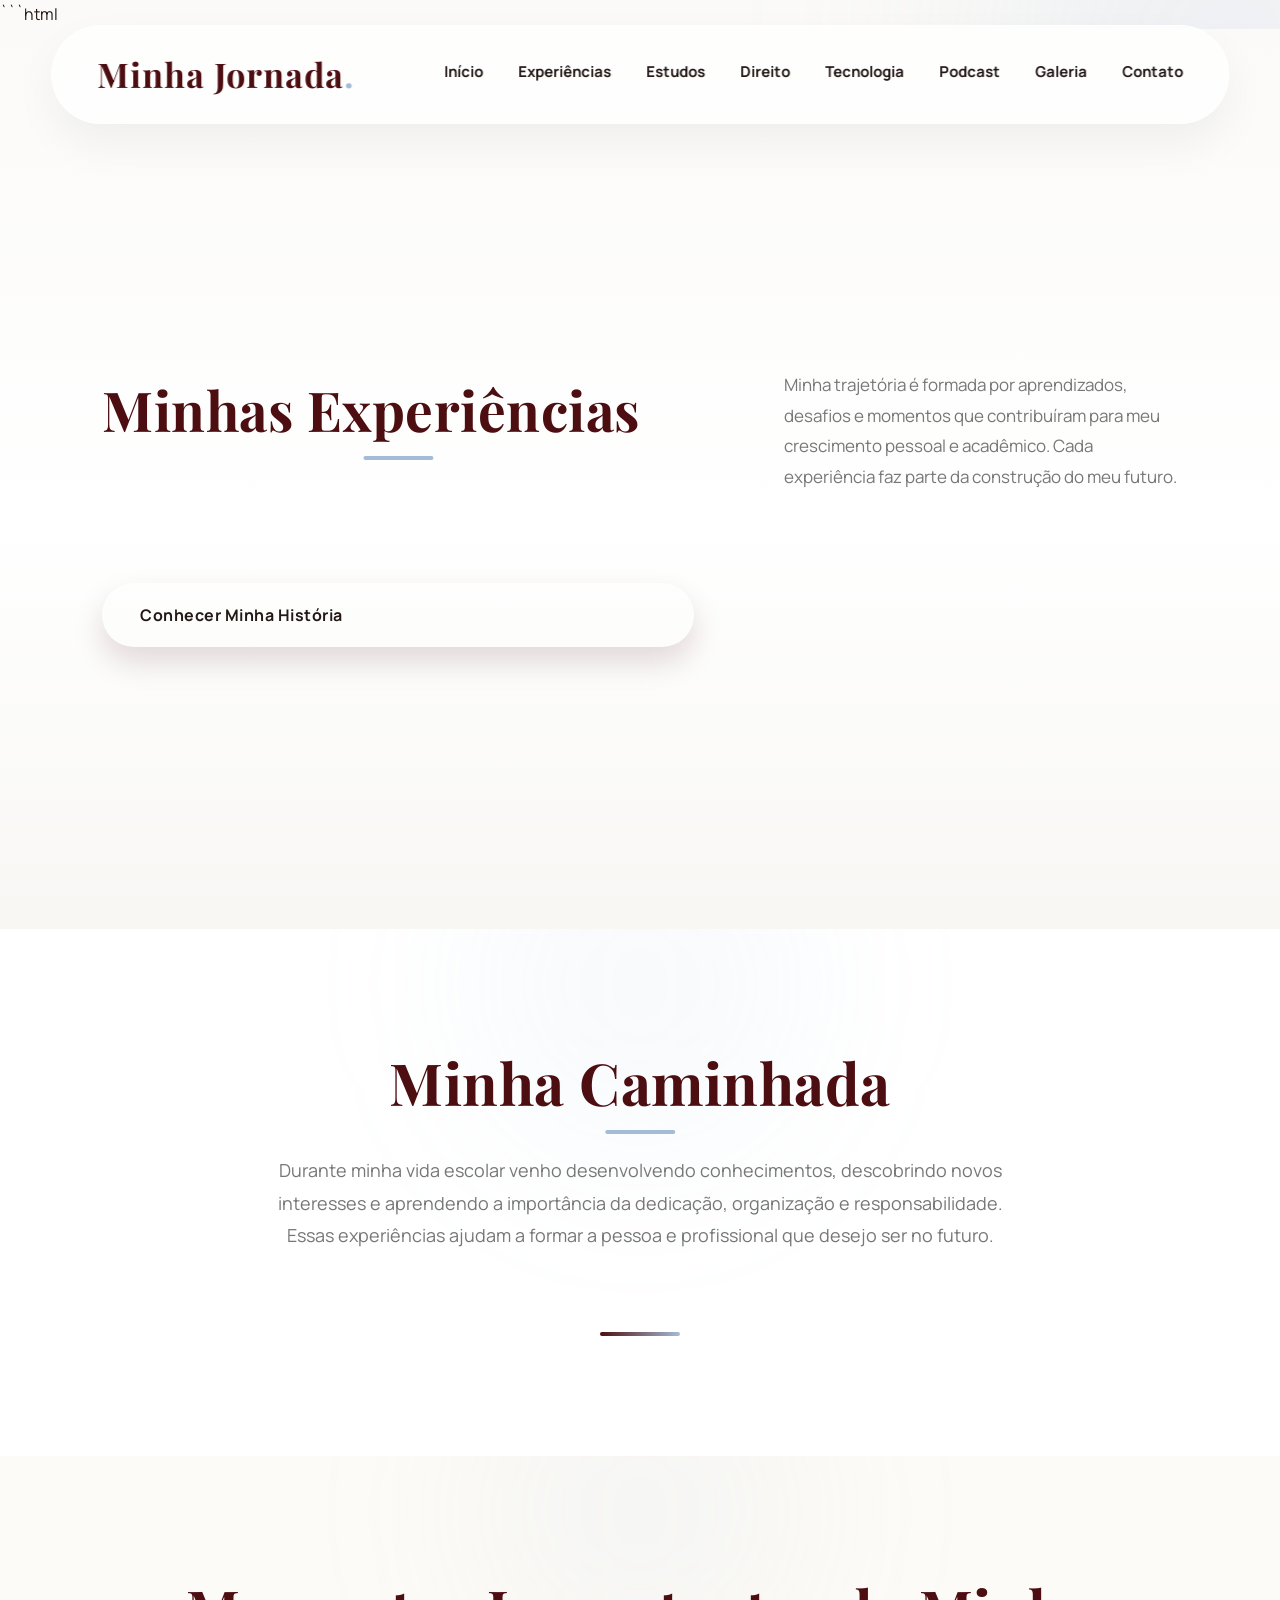
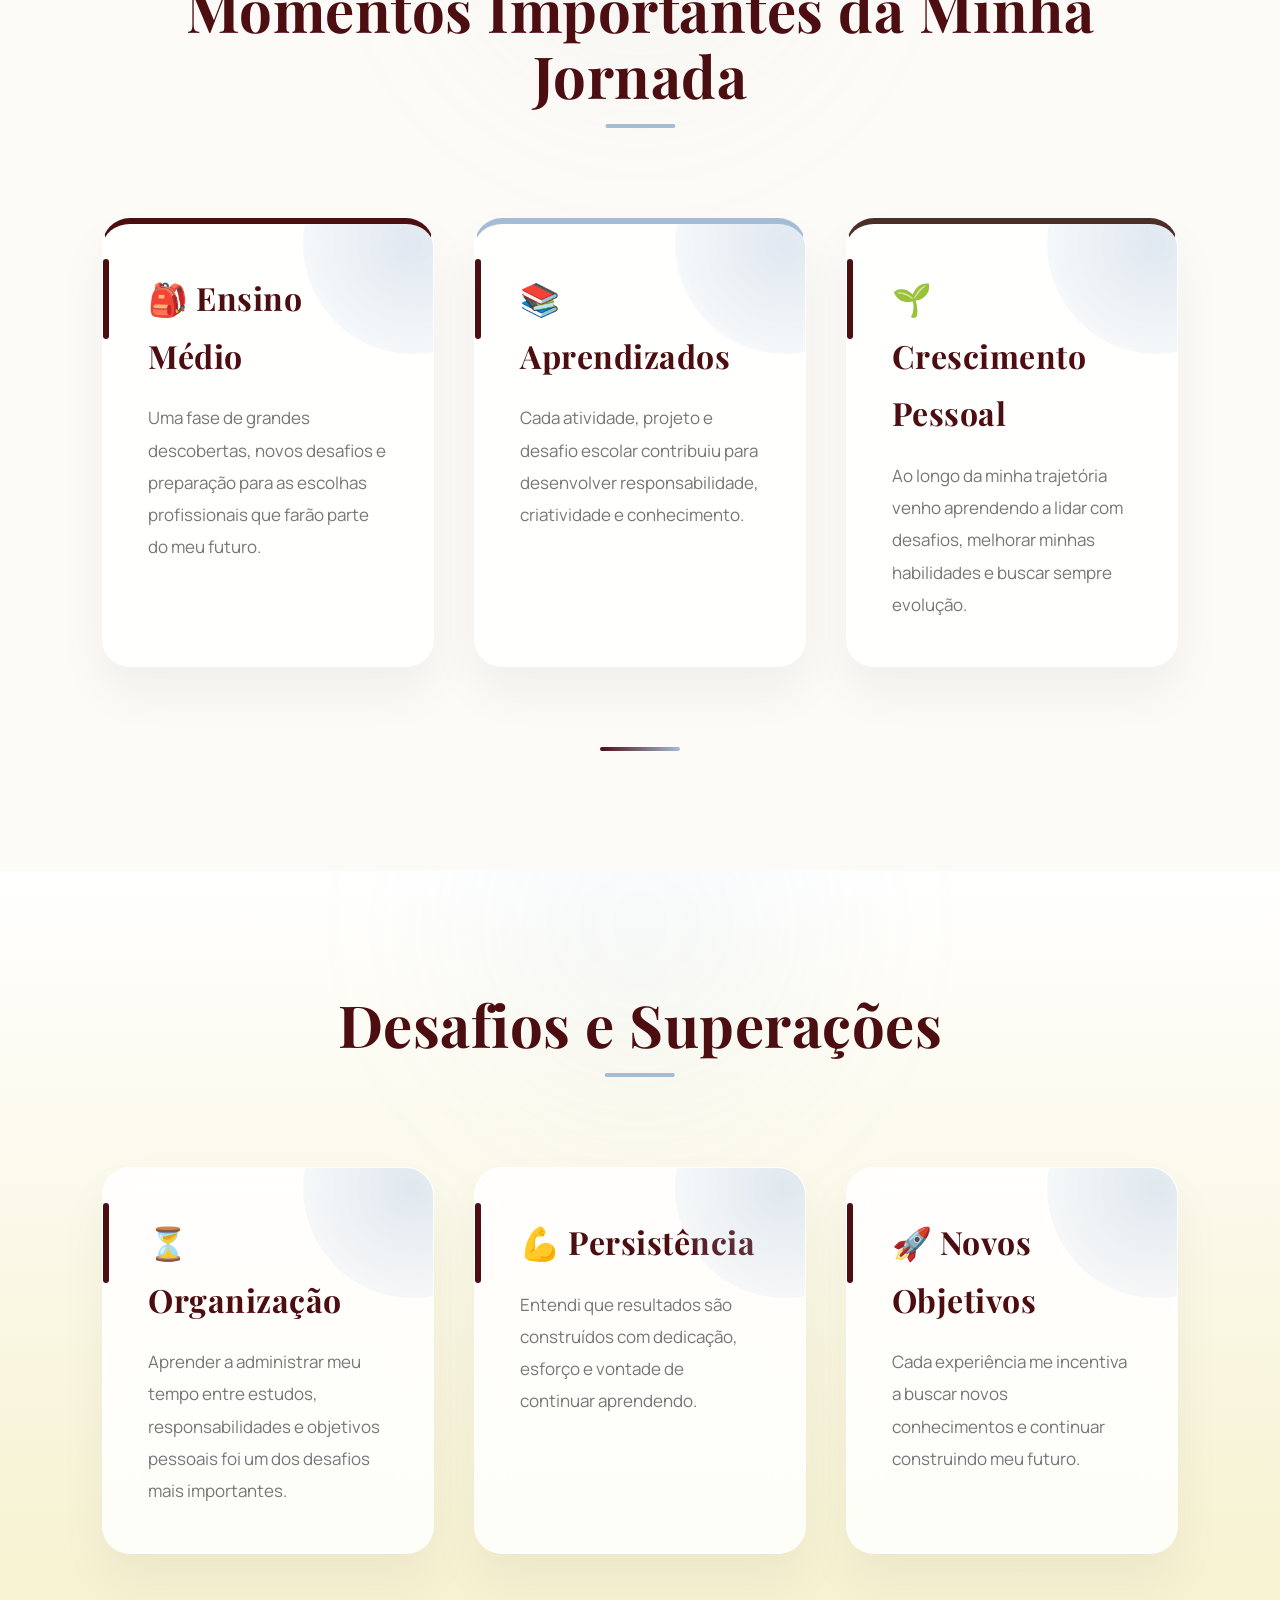
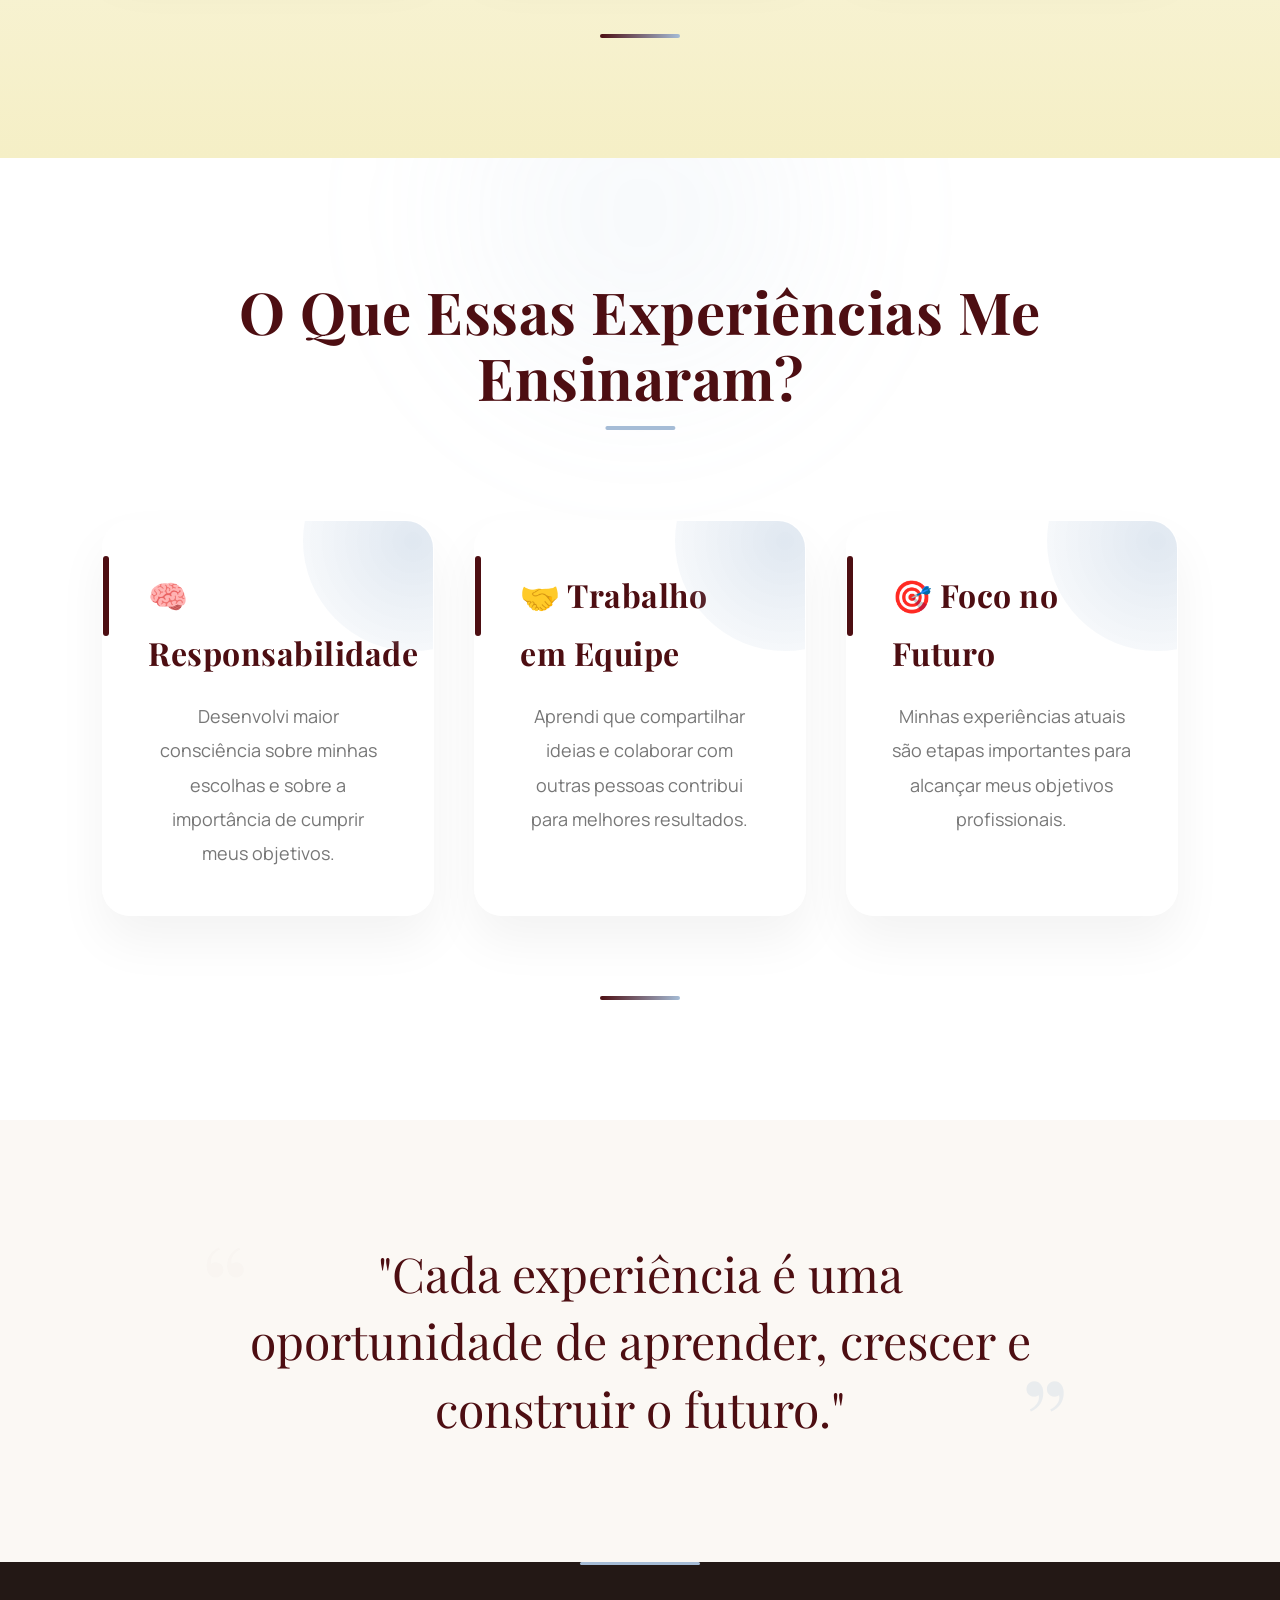
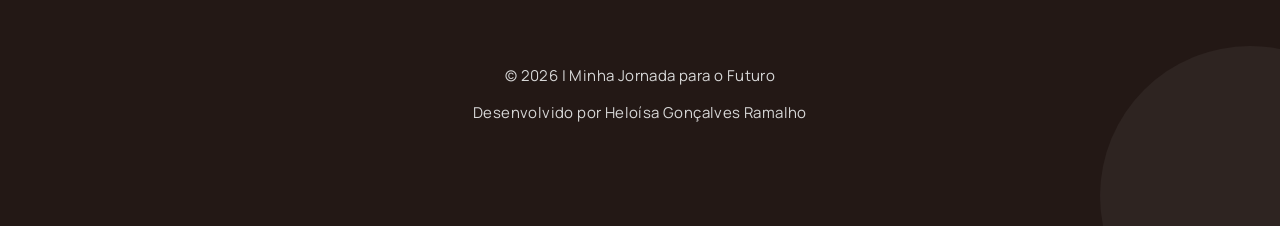
<file: experiencias.html>
```html
<!DOCTYPE html>
<html lang="pt-BR">

<head>

    <meta charset="UTF-8">
    <meta name="viewport" content="width=device-width, initial-scale=1.0">

    <title>Experiências | Minha Jornada</title>

    <link rel="stylesheet" href="css/style.css">

    <link href="https://fonts.googleapis.com/css2?family=Poppins:wght@300;400;500;600;700;800&display=swap"
        rel="stylesheet">

</head>


<body>


    <!-- CABEÇALHO -->

    <header>


        <div class="logo">

            <h1>Minha Jornada</h1>

        </div>




        <nav>

            <a href="index.html">Início</a>

            <a href="experiencias.html">Experiências</a>

            <a href="estudos.html">Estudos</a>

            <a href="direito.html">Direito</a>

            <a href="tecnologia.html">Tecnologia</a>

            <a href="podcast.html">Podcast</a>

            <a href="galeria.html">Galeria</a>

            <a href="contato.html">Contato</a>

        </nav>


    </header>






    <main>





        <!-- BANNER -->


        <section class="hero">


            <div class="hero-content">


                <h2>

                    Minhas Experiências

                </h2>



                <p>

                    Minha trajetória é formada por aprendizados,
                    desafios e momentos que contribuíram para meu crescimento
                    pessoal e acadêmico.

                    Cada experiência faz parte da construção do meu futuro.

                </p>



                <a href="#trajetoria" class="btn">

                    Conhecer Minha História

                </a>



            </div>


        </section>








        <!-- HISTÓRIA -->


        <section class="section" id="trajetoria">


            <h2>

                Minha Caminhada

            </h2>




            <p>

                Durante minha vida escolar venho desenvolvendo conhecimentos,
                descobrindo novos interesses e aprendendo a importância da
                dedicação, organização e responsabilidade.

                Essas experiências ajudam a formar a pessoa e profissional
                que desejo ser no futuro.

            </p>



        </section>








        <!-- EXPERIÊNCIAS -->


        <section class="objetivos">


            <h2>

                Momentos Importantes da Minha Jornada

            </h2>




            <div class="cards">





                <div class="card">


                    <h3>
                        🎒 Ensino Médio
                    </h3>



                    <p>

                        Uma fase de grandes descobertas, novos desafios
                        e preparação para as escolhas profissionais
                        que farão parte do meu futuro.

                    </p>



                </div>







                <div class="card">


                    <h3>
                        📚 Aprendizados
                    </h3>



                    <p>

                        Cada atividade, projeto e desafio escolar
                        contribuiu para desenvolver responsabilidade,
                        criatividade e conhecimento.

                    </p>



                </div>







                <div class="card">


                    <h3>
                        🌱 Crescimento Pessoal
                    </h3>



                    <p>

                        Ao longo da minha trajetória venho aprendendo
                        a lidar com desafios, melhorar minhas habilidades
                        e buscar sempre evolução.

                    </p>



                </div>



            </div>


        </section>








        <!-- DESAFIOS -->


        <section class="destaques">


            <h2>

                Desafios e Superações

            </h2>




            <div class="cards">





                <div class="card">


                    <h3>
                        ⏳ Organização
                    </h3>



                    <p>

                        Aprender a administrar meu tempo entre estudos,
                        responsabilidades e objetivos pessoais foi um
                        dos desafios mais importantes.

                    </p>



                </div>







                <div class="card">


                    <h3>
                        💪 Persistência
                    </h3>



                    <p>

                        Entendi que resultados são construídos com
                        dedicação, esforço e vontade de continuar
                        aprendendo.

                    </p>



                </div>







                <div class="card">


                    <h3>
                        🚀 Novos Objetivos
                    </h3>



                    <p>

                        Cada experiência me incentiva a buscar novos
                        conhecimentos e continuar construindo meu futuro.

                    </p>



                </div>



            </div>



        </section>








        <!-- APRENDIZADOS -->


        <section class="section">


            <h2>

                O Que Essas Experiências Me Ensinaram?

            </h2>




            <div class="cards">





                <div class="card">


                    <h3>
                        🧠 Responsabilidade
                    </h3>



                    <p>

                        Desenvolvi maior consciência sobre minhas escolhas
                        e sobre a importância de cumprir meus objetivos.

                    </p>



                </div>







                <div class="card">


                    <h3>
                        🤝 Trabalho em Equipe
                    </h3>



                    <p>

                        Aprendi que compartilhar ideias e colaborar
                        com outras pessoas contribui para melhores resultados.

                    </p>



                </div>







                <div class="card">


                    <h3>
                        🎯 Foco no Futuro
                    </h3>



                    <p>

                        Minhas experiências atuais são etapas importantes
                        para alcançar meus objetivos profissionais.

                    </p>



                </div>



            </div>



        </section>








        <!-- FRASE -->


        <section class="frase">


            <blockquote>

                "Cada experiência é uma oportunidade de aprender, crescer e construir o futuro."

            </blockquote>



        </section>






    </main>







    <!-- RODAPÉ -->


    <footer>


        <p>

            © 2026 | Minha Jornada para o Futuro

        </p>



        <p>

            Desenvolvido por Heloísa Gonçalves Ramalho

        </p>



    </footer>





</body>

</html>
</file>
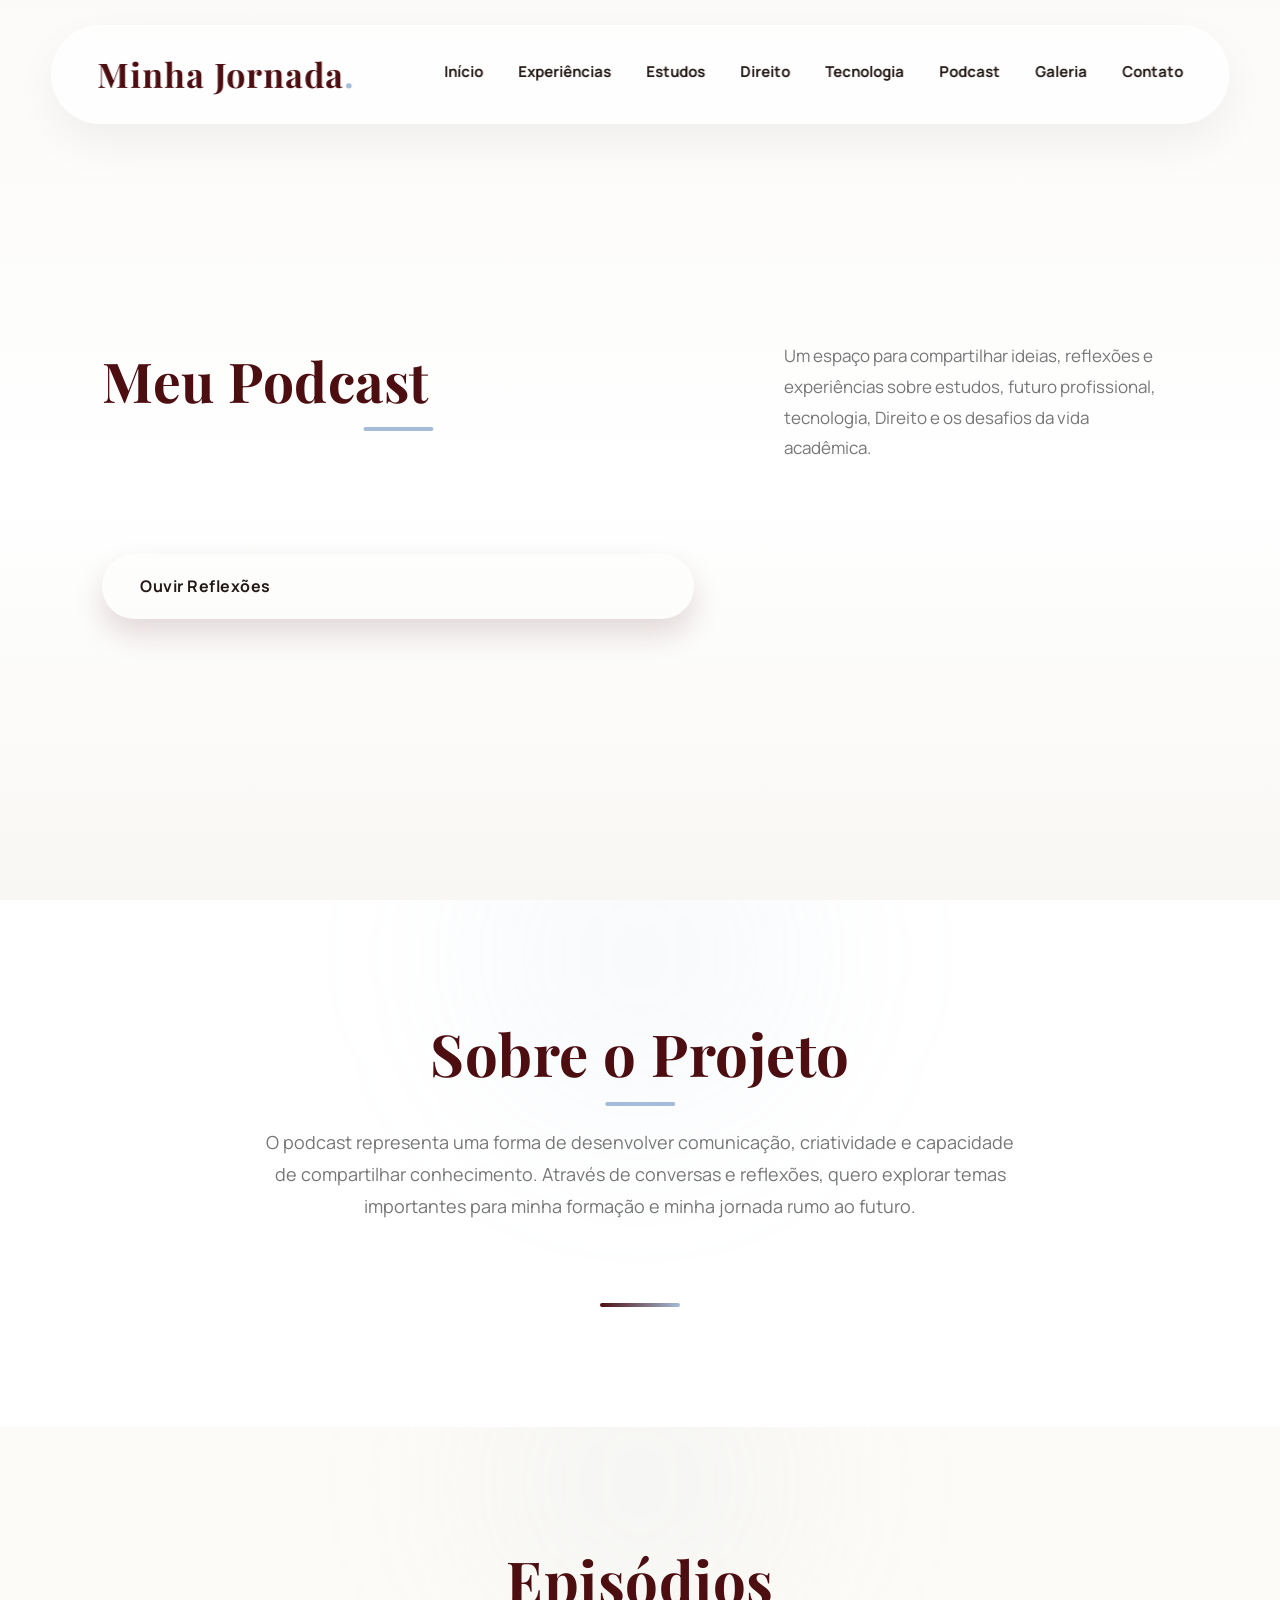
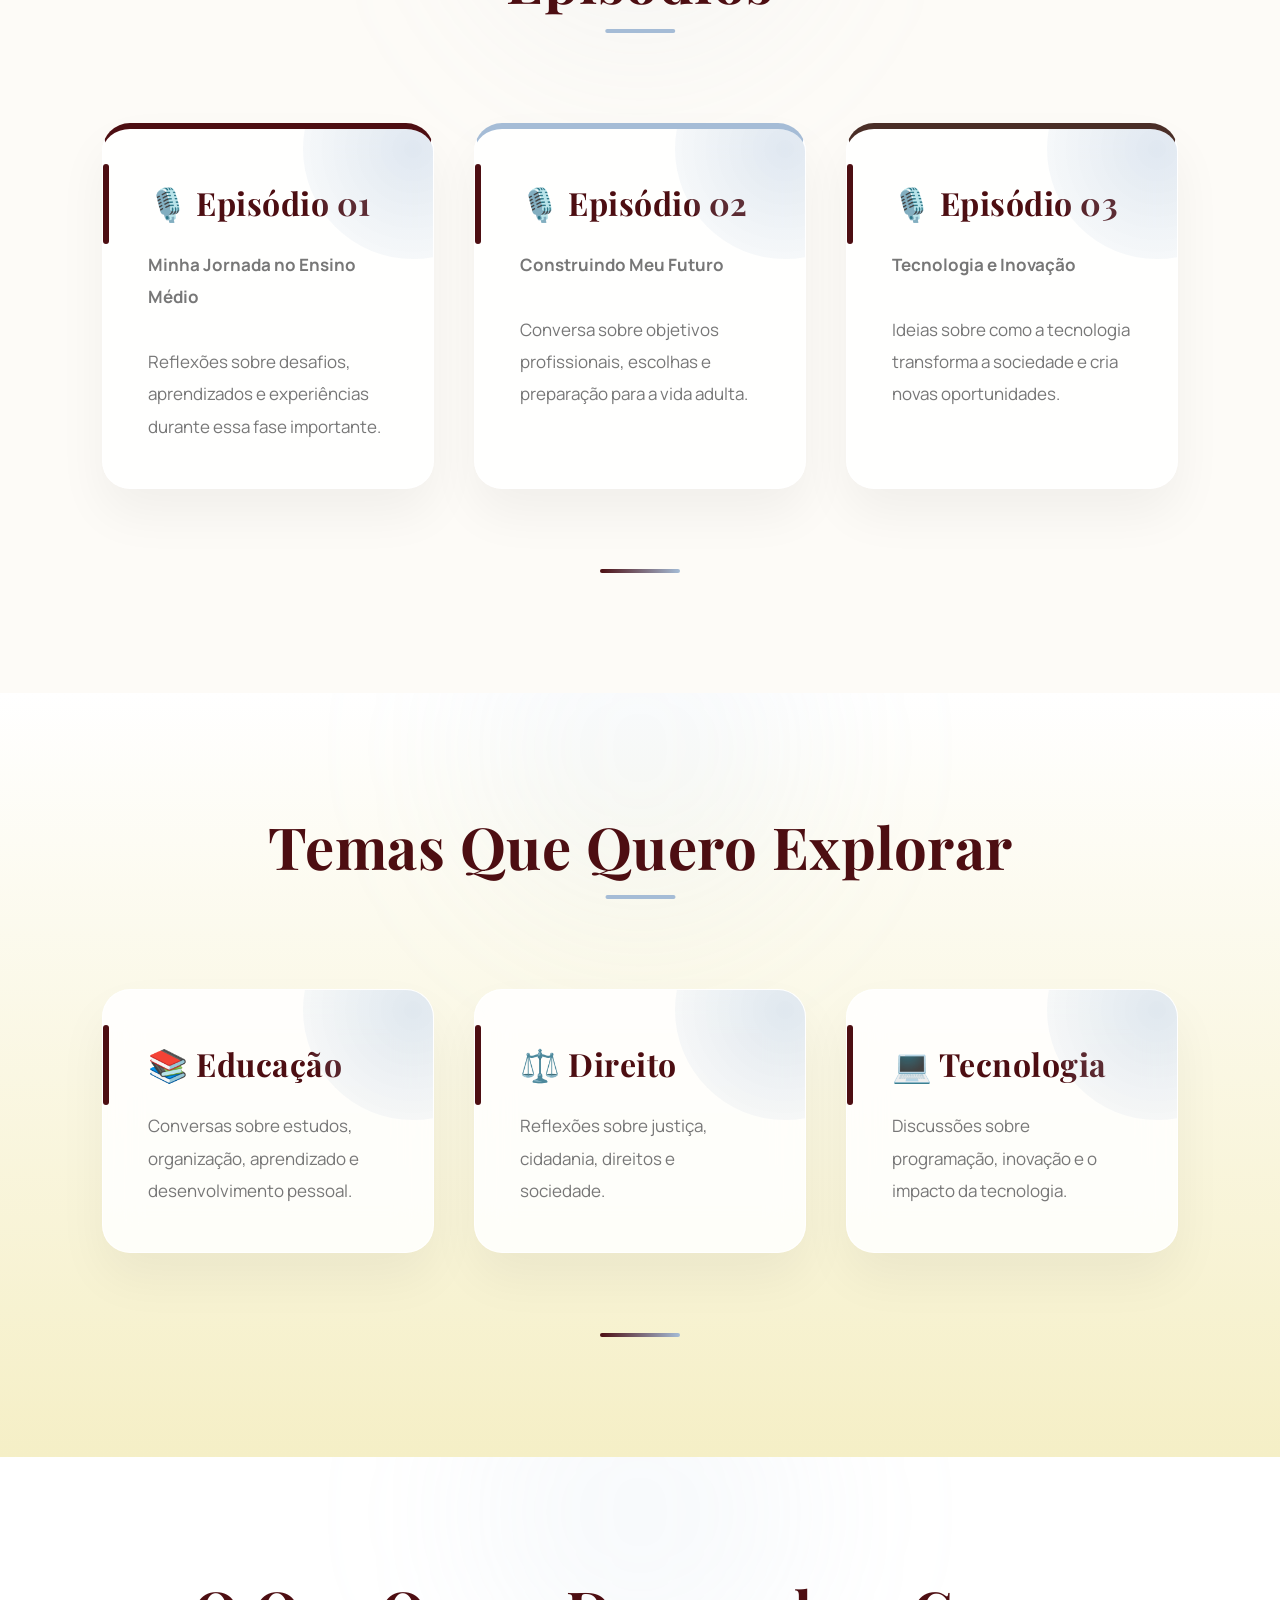
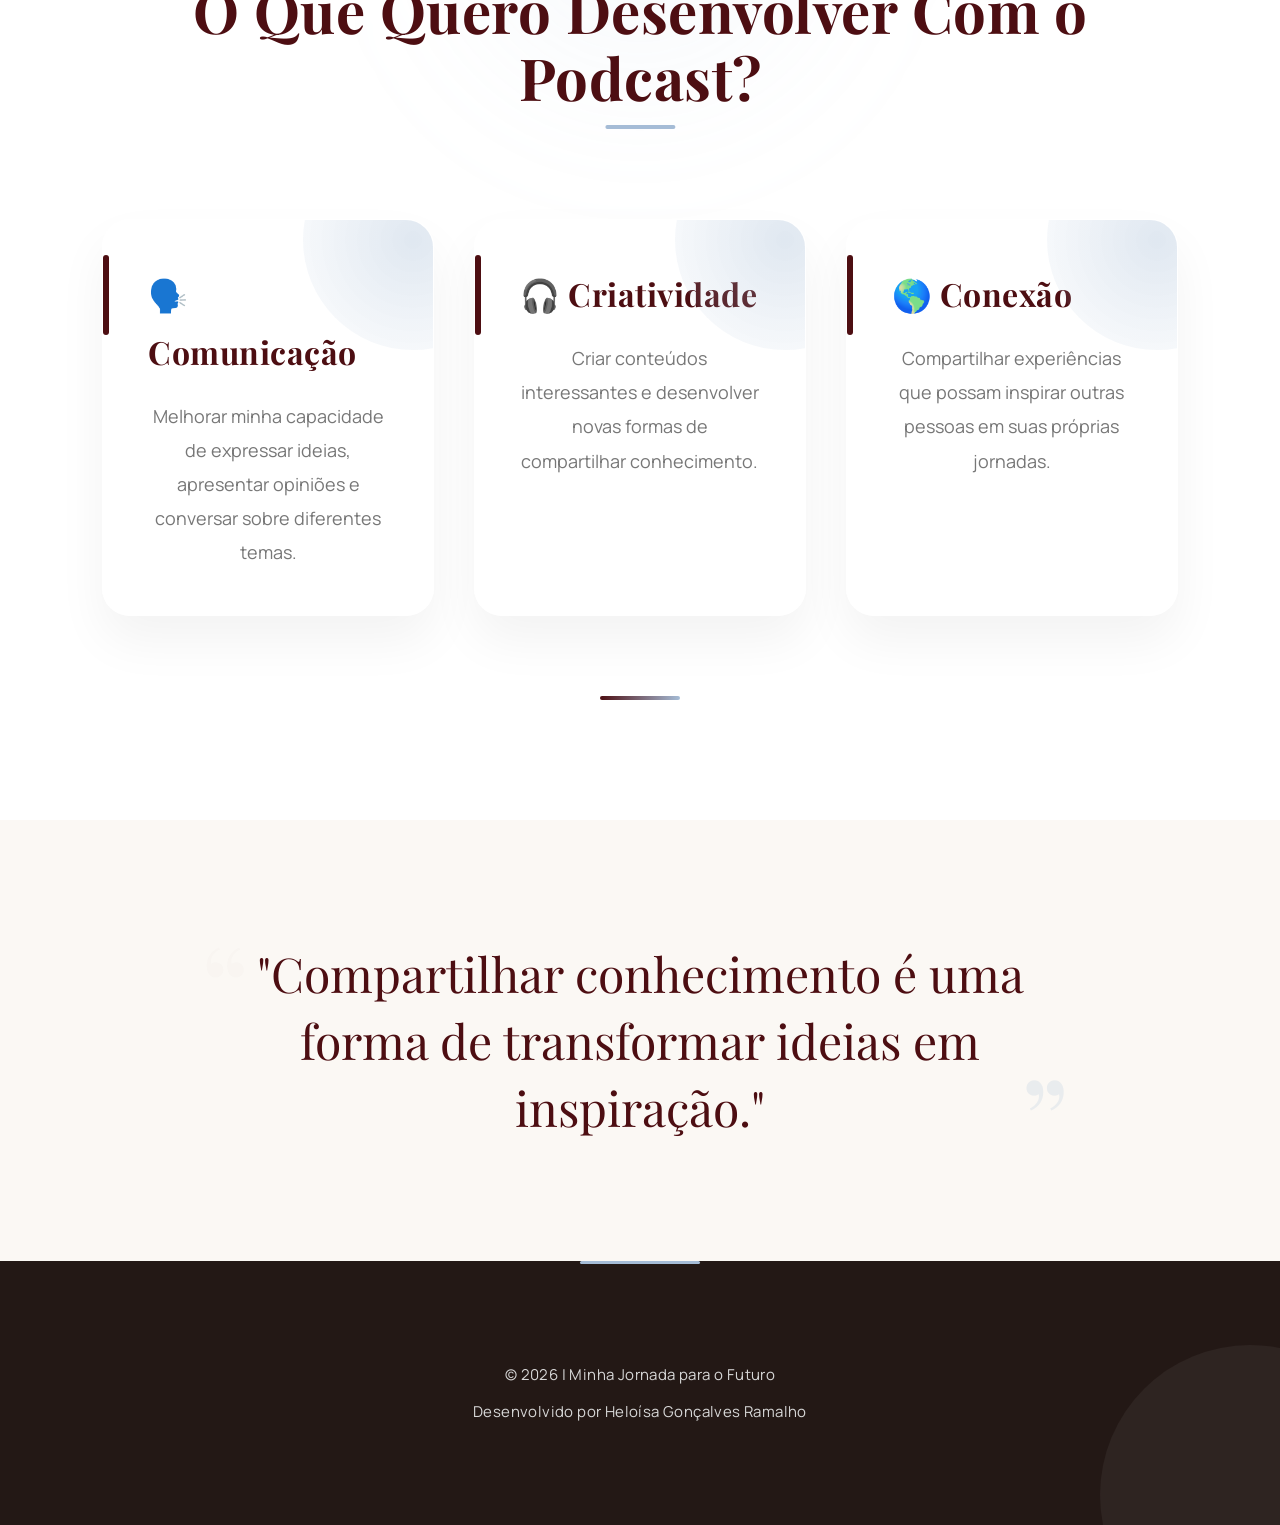
<file: podcast.html>
<!DOCTYPE html>
<html lang="pt-BR">

<head>

    <meta charset="UTF-8">
    <meta name="viewport" content="width=device-width, initial-scale=1.0">

    <title>Podcast | Minha Jornada</title>

    <link rel="stylesheet" href="css/style.css">

    <link href="https://fonts.googleapis.com/css2?family=Poppins:wght@300;400;500;600;700;800&display=swap"
        rel="stylesheet">

</head>


<body>


    <!-- CABEÇALHO -->

    <header>


        <div class="logo">

            <h1>Minha Jornada</h1>

        </div>




        <nav>

            <a href="index.html">Início</a>

            <a href="experiencias.html">Experiências</a>

            <a href="estudos.html">Estudos</a>

            <a href="direito.html">Direito</a>

            <a href="tecnologia.html">Tecnologia</a>

            <a href="podcast.html">Podcast</a>

            <a href="galeria.html">Galeria</a>

            <a href="contato.html">Contato</a>

        </nav>


    </header>






    <main>





        <!-- BANNER PRINCIPAL -->


        <section class="hero">


            <div class="hero-content">


                <h2>

                    Meu Podcast

                </h2>



                <p>

                    Um espaço para compartilhar ideias, reflexões e experiências
                    sobre estudos, futuro profissional, tecnologia, Direito
                    e os desafios da vida acadêmica.

                </p>



                <a href="#episodios" class="btn">

                    Ouvir Reflexões

                </a>



            </div>


        </section>








        <!-- SOBRE O PODCAST -->


        <section class="section">


            <h2>

                Sobre o Projeto

            </h2>




            <p>

                O podcast representa uma forma de desenvolver comunicação,
                criatividade e capacidade de compartilhar conhecimento.

                Através de conversas e reflexões, quero explorar temas
                importantes para minha formação e minha jornada rumo ao futuro.

            </p>



        </section>








        <!-- EPISÓDIOS -->


        <section class="objetivos" id="episodios">


            <h2>

                Episódios

            </h2>




            <div class="cards">





                <div class="card">


                    <h3>
                        🎙️ Episódio 01
                    </h3>



                    <p>

                        <strong>
                            Minha Jornada no Ensino Médio
                        </strong>

                        <br><br>

                        Reflexões sobre desafios, aprendizados
                        e experiências durante essa fase importante.

                    </p>



                </div>







                <div class="card">


                    <h3>
                        🎙️ Episódio 02
                    </h3>



                    <p>

                        <strong>
                            Construindo Meu Futuro
                        </strong>

                        <br><br>

                        Conversa sobre objetivos profissionais,
                        escolhas e preparação para a vida adulta.

                    </p>



                </div>







                <div class="card">


                    <h3>
                        🎙️ Episódio 03
                    </h3>



                    <p>

                        <strong>
                            Tecnologia e Inovação
                        </strong>

                        <br><br>

                        Ideias sobre como a tecnologia transforma
                        a sociedade e cria novas oportunidades.

                    </p>



                </div>



            </div>


        </section>








        <!-- TEMAS -->


        <section class="destaques">


            <h2>

                Temas Que Quero Explorar

            </h2>




            <div class="cards">





                <div class="card">


                    <h3>
                        📚 Educação
                    </h3>



                    <p>

                        Conversas sobre estudos, organização,
                        aprendizado e desenvolvimento pessoal.

                    </p>



                </div>







                <div class="card">


                    <h3>
                        ⚖️ Direito
                    </h3>



                    <p>

                        Reflexões sobre justiça, cidadania,
                        direitos e sociedade.

                    </p>



                </div>







                <div class="card">


                    <h3>
                        💻 Tecnologia
                    </h3>



                    <p>

                        Discussões sobre programação,
                        inovação e o impacto da tecnologia.

                    </p>



                </div>



            </div>



        </section>








        <!-- PRODUÇÃO -->


        <section class="section">


            <h2>

                O Que Quero Desenvolver Com o Podcast?

            </h2>




            <div class="cards">





                <div class="card">


                    <h3>
                        🗣️ Comunicação
                    </h3>



                    <p>

                        Melhorar minha capacidade de expressar ideias,
                        apresentar opiniões e conversar sobre diferentes temas.

                    </p>



                </div>







                <div class="card">


                    <h3>
                        🎧 Criatividade
                    </h3>



                    <p>

                        Criar conteúdos interessantes e desenvolver
                        novas formas de compartilhar conhecimento.

                    </p>



                </div>







                <div class="card">


                    <h3>
                        🌎 Conexão
                    </h3>



                    <p>

                        Compartilhar experiências que possam inspirar
                        outras pessoas em suas próprias jornadas.

                    </p>



                </div>



            </div>



        </section>








        <!-- FRASE -->


        <section class="frase">


            <blockquote>

                "Compartilhar conhecimento é uma forma de transformar ideias em inspiração."

            </blockquote>



        </section>






    </main>







    <!-- RODAPÉ -->


    <footer>


        <p>

            © 2026 | Minha Jornada para o Futuro

        </p>



        <p>

            Desenvolvido por Heloísa Gonçalves Ramalho

        </p>



    </footer>





</body>

</html>
</file>
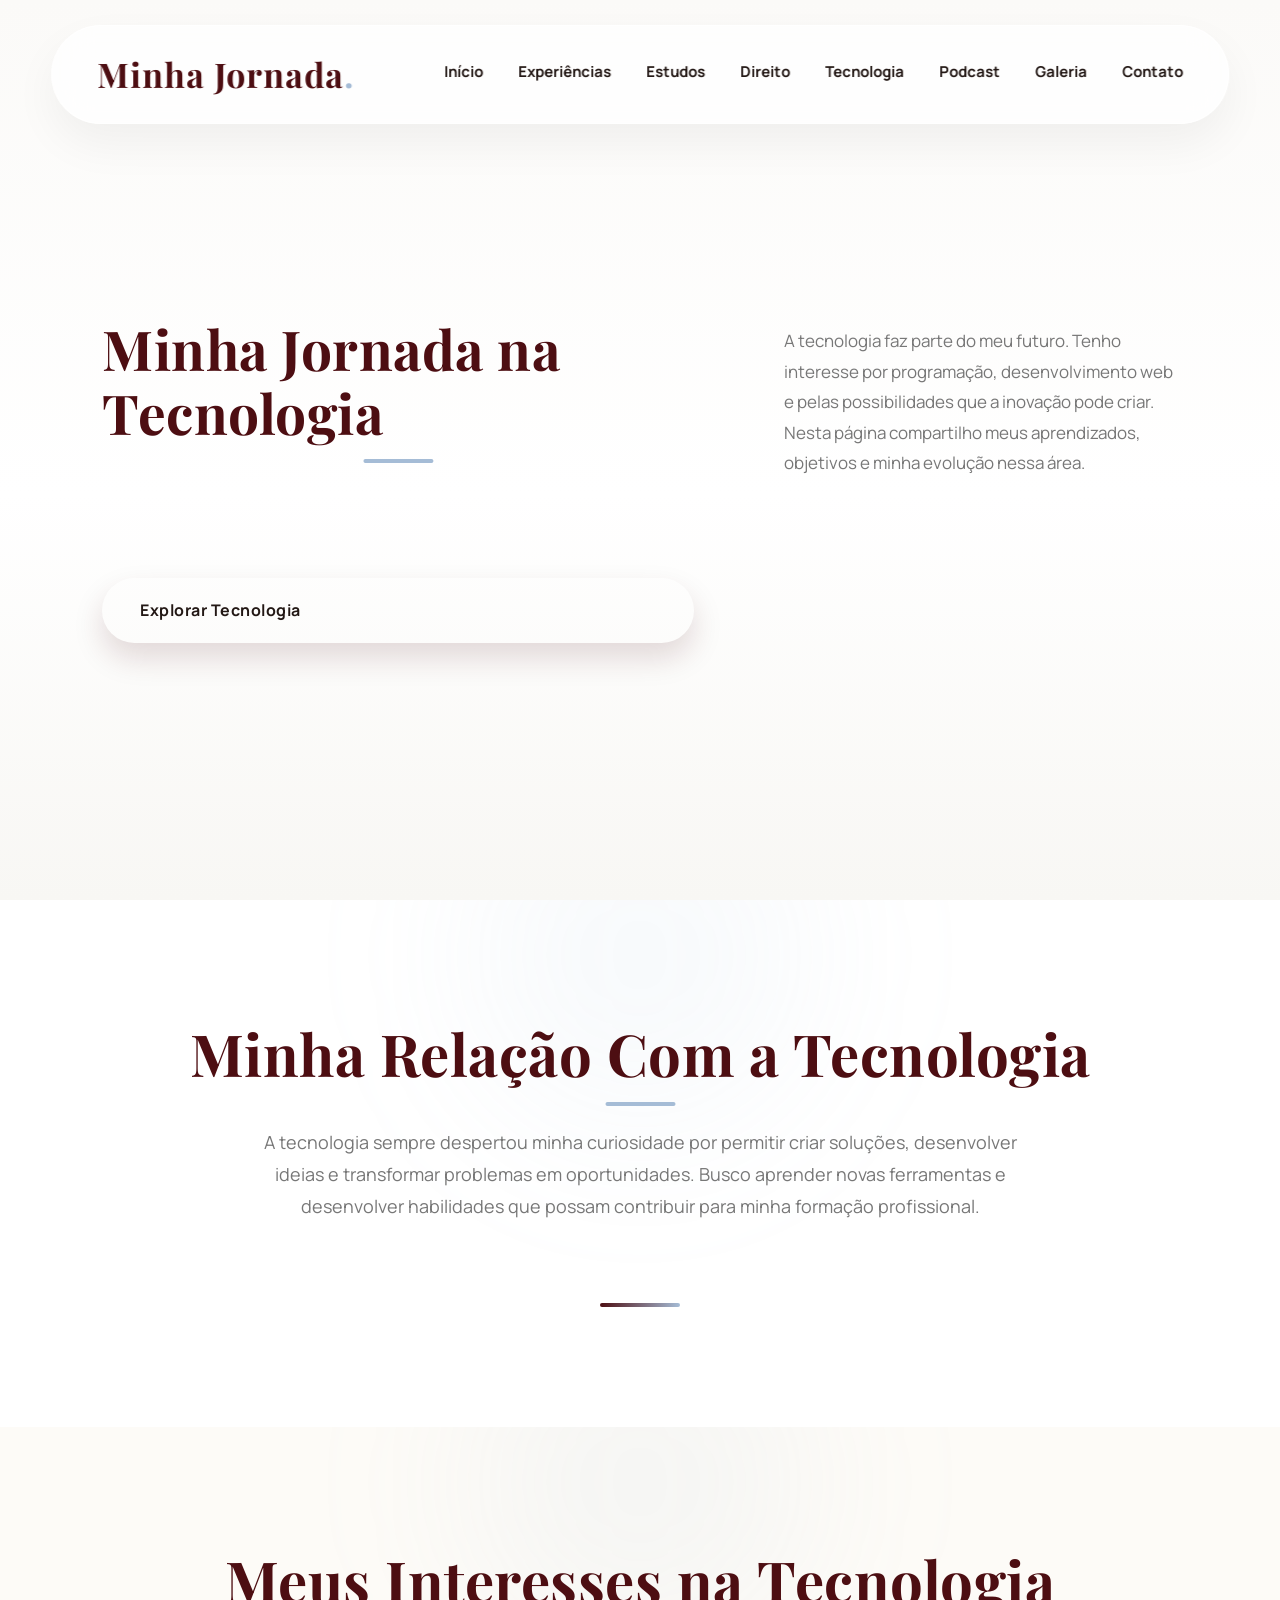
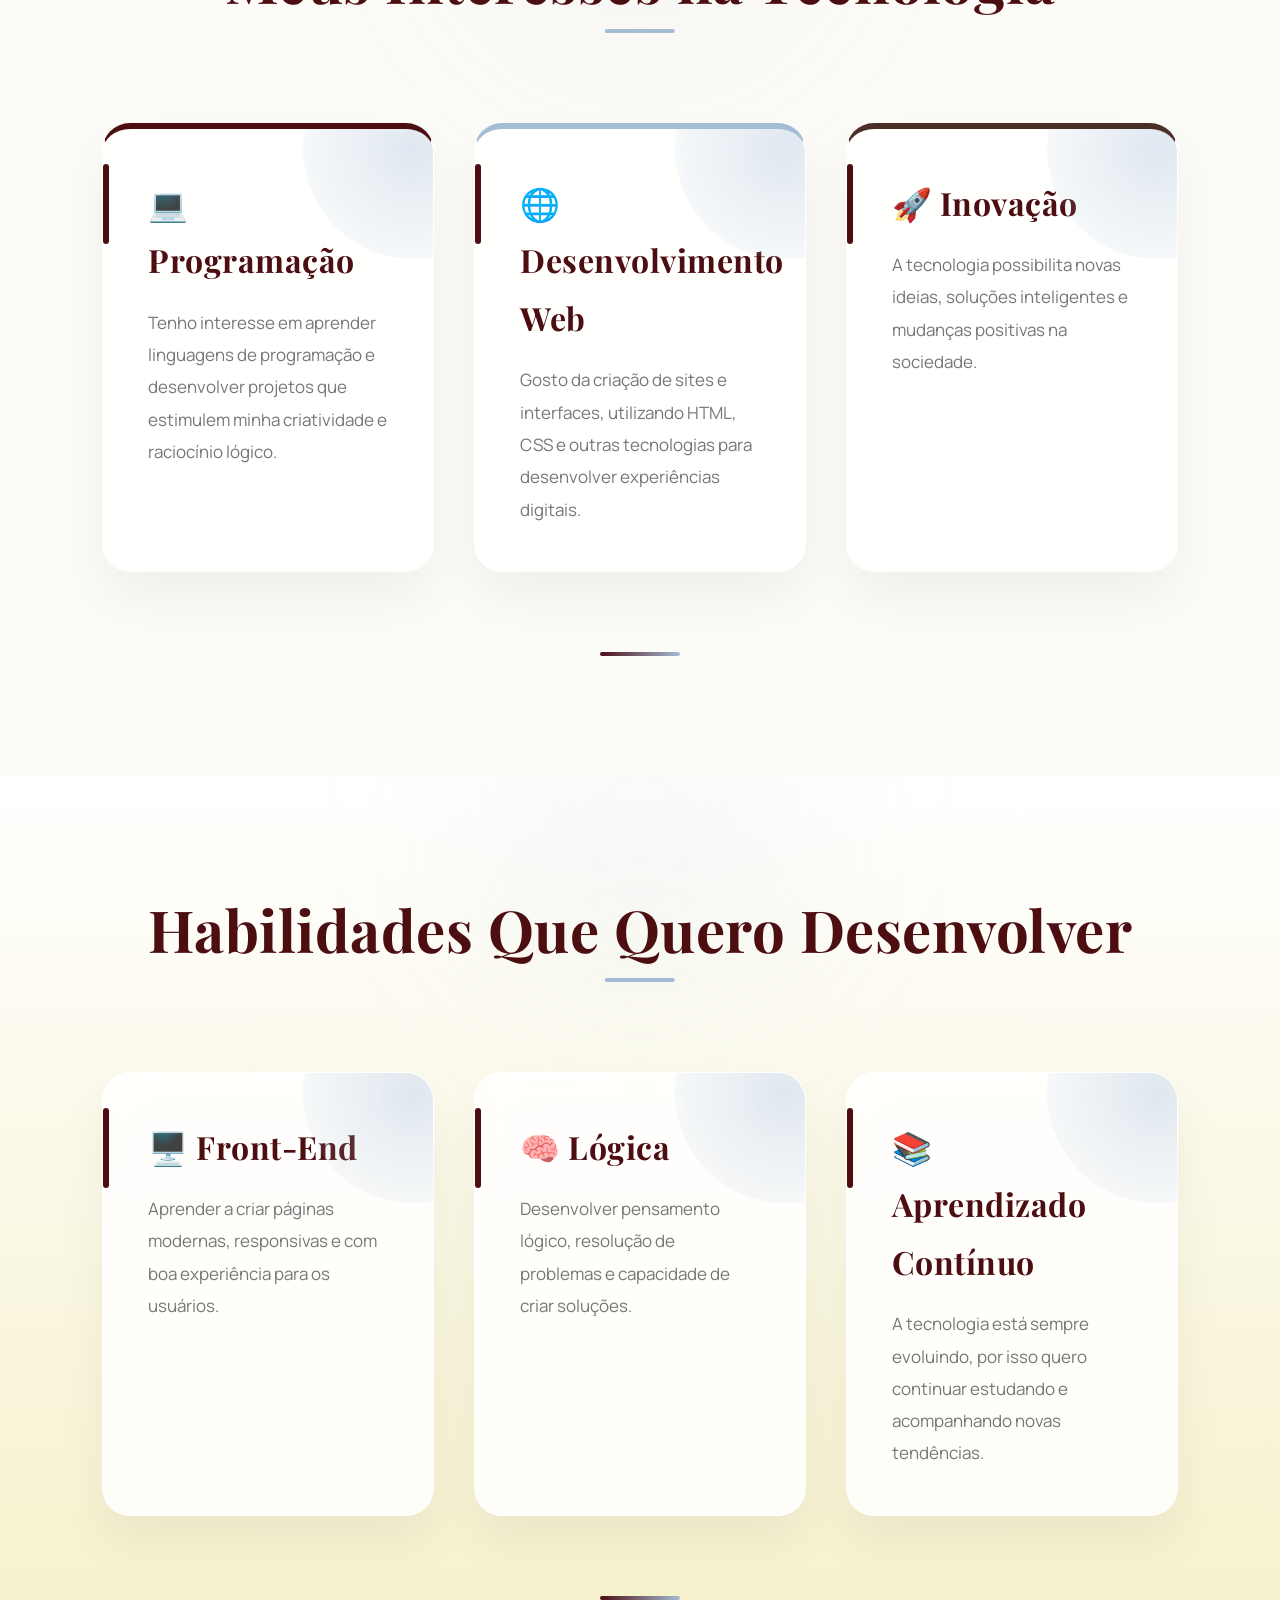
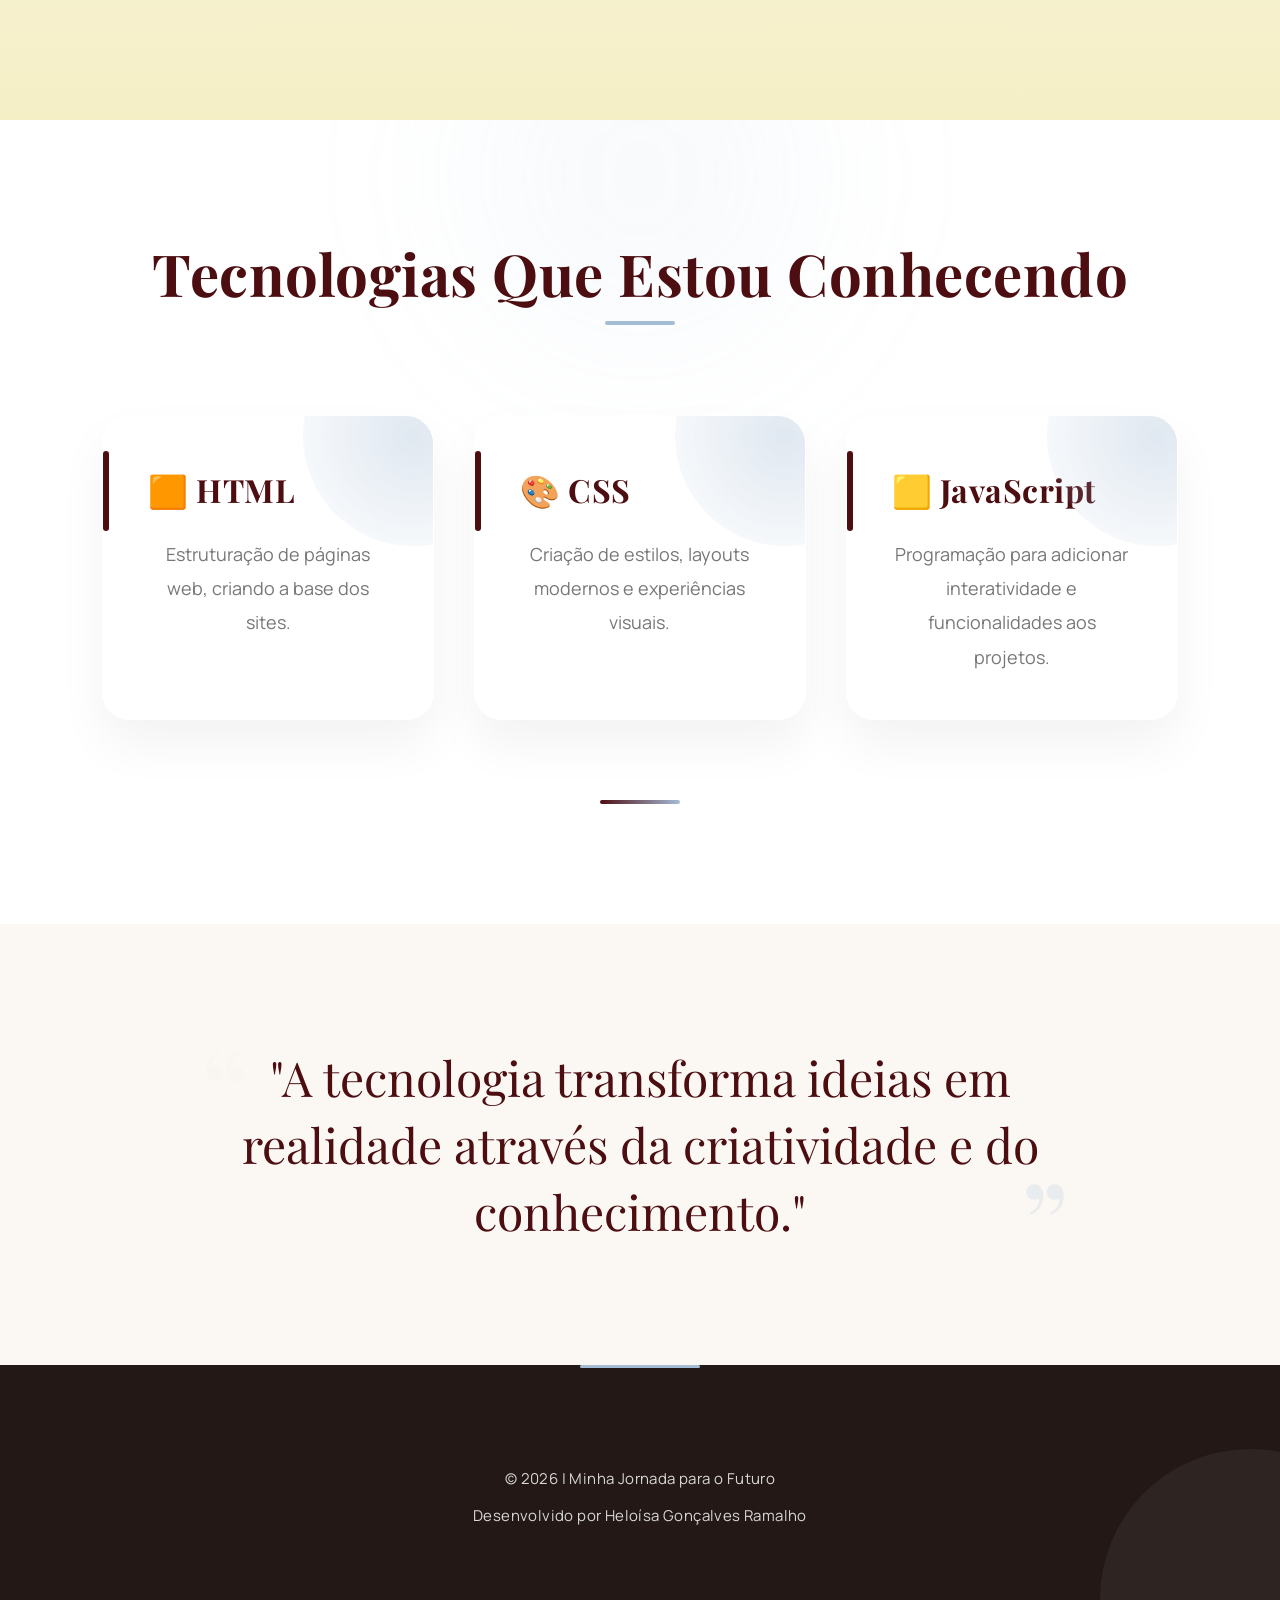
<file: tecnologia.html>
<!DOCTYPE html>
<html lang="pt-BR">

<head>

    <meta charset="UTF-8">
    <meta name="viewport" content="width=device-width, initial-scale=1.0">

    <title>Tecnologia | Minha Jornada</title>

    <link rel="stylesheet" href="css/style.css">

    <link href="https://fonts.googleapis.com/css2?family=Poppins:wght@300;400;500;600;700;800&display=swap"
        rel="stylesheet">

</head>


<body>


    <!-- CABEÇALHO -->

    <header>


        <div class="logo">

            <h1>Minha Jornada</h1>

        </div>



        <nav>

            <a href="index.html">Início</a>

            <a href="experiencias.html">Experiências</a>

            <a href="estudos.html">Estudos</a>

            <a href="direito.html">Direito</a>

            <a href="tecnologia.html">Tecnologia</a>

            <a href="podcast.html">Podcast</a>

            <a href="galeria.html">Galeria</a>

            <a href="contato.html">Contato</a>

        </nav>


    </header>






    <main>





        <!-- BANNER PRINCIPAL -->


        <section class="hero">


            <div class="hero-content">


                <h2>

                    Minha Jornada na Tecnologia

                </h2>



                <p>

                    A tecnologia faz parte do meu futuro.
                    Tenho interesse por programação, desenvolvimento web
                    e pelas possibilidades que a inovação pode criar.

                    Nesta página compartilho meus aprendizados,
                    objetivos e minha evolução nessa área.

                </p>



                <a href="#tecnologia" class="btn">

                    Explorar Tecnologia

                </a>



            </div>


        </section>








        <!-- INTRODUÇÃO -->


        <section class="section" id="tecnologia">


            <h2>

                Minha Relação Com a Tecnologia

            </h2>




            <p>

                A tecnologia sempre despertou minha curiosidade por permitir
                criar soluções, desenvolver ideias e transformar problemas
                em oportunidades.

                Busco aprender novas ferramentas e desenvolver habilidades
                que possam contribuir para minha formação profissional.

            </p>



        </section>








        <!-- ÁREAS DE INTERESSE -->


        <section class="objetivos">


            <h2>

                Meus Interesses na Tecnologia

            </h2>




            <div class="cards">





                <div class="card">


                    <h3>
                        💻 Programação
                    </h3>



                    <p>

                        Tenho interesse em aprender linguagens de programação
                        e desenvolver projetos que estimulem minha criatividade
                        e raciocínio lógico.

                    </p>



                </div>







                <div class="card">


                    <h3>
                        🌐 Desenvolvimento Web
                    </h3>



                    <p>

                        Gosto da criação de sites e interfaces,
                        utilizando HTML, CSS e outras tecnologias
                        para desenvolver experiências digitais.

                    </p>



                </div>







                <div class="card">


                    <h3>
                        🚀 Inovação
                    </h3>



                    <p>

                        A tecnologia possibilita novas ideias,
                        soluções inteligentes e mudanças positivas
                        na sociedade.

                    </p>



                </div>



            </div>


        </section>








        <!-- HABILIDADES -->


        <section class="destaques">


            <h2>

                Habilidades Que Quero Desenvolver

            </h2>




            <div class="cards">





                <div class="card">


                    <h3>
                        🖥️ Front-End
                    </h3>



                    <p>

                        Aprender a criar páginas modernas,
                        responsivas e com boa experiência
                        para os usuários.

                    </p>



                </div>







                <div class="card">


                    <h3>
                        🧠 Lógica
                    </h3>



                    <p>

                        Desenvolver pensamento lógico,
                        resolução de problemas e capacidade
                        de criar soluções.

                    </p>



                </div>







                <div class="card">


                    <h3>
                        📚 Aprendizado Contínuo
                    </h3>



                    <p>

                        A tecnologia está sempre evoluindo,
                        por isso quero continuar estudando
                        e acompanhando novas tendências.

                    </p>



                </div>



            </div>



        </section>








        <!-- TECNOLOGIAS -->


        <section class="section">


            <h2>

                Tecnologias Que Estou Conhecendo

            </h2>




            <div class="cards">





                <div class="card">


                    <h3>
                        🟧 HTML
                    </h3>



                    <p>

                        Estruturação de páginas web,
                        criando a base dos sites.

                    </p>



                </div>







                <div class="card">


                    <h3>
                        🎨 CSS
                    </h3>



                    <p>

                        Criação de estilos, layouts modernos
                        e experiências visuais.

                    </p>



                </div>







                <div class="card">


                    <h3>
                        🟨 JavaScript
                    </h3>



                    <p>

                        Programação para adicionar
                        interatividade e funcionalidades
                        aos projetos.

                    </p>



                </div>



            </div>



        </section>








        <!-- FRASE -->


        <section class="frase">


            <blockquote>

                "A tecnologia transforma ideias em realidade através da criatividade e do conhecimento."

            </blockquote>



        </section>






    </main>







    <!-- RODAPÉ -->


    <footer>


        <p>

            © 2026 | Minha Jornada para o Futuro

        </p>



        <p>

            Desenvolvido por Heloísa Gonçalves Ramalho

        </p>



    </footer>





</body>

</html>
</file>
<file: css/style.css>
/*==================================================
                GOOGLE FONTS
==================================================*/

@import url('https://fonts.googleapis.com/css2?family=Playfair+Display:wght@500;600;700&family=Manrope:wght@300;400;500;600;700;800&display=swap');



/*==================================================
                VARIÁVEIS
==================================================*/

:root{

    --vinho:#4D0E12;
    --marrom:#4A2E27;
    --azul:#A5BCD6;
    --creme:#F5EFC6;

    --preto:#231815;

    --cinza:#777777;

    --branco:#ffffff;

    --fundo:#fbfaf8;

    --borda:#ece5dc;

    --gradiente:
    linear-gradient(
        135deg,
        #4D0E12,
        #6b252b,
        #A5BCD6
    );

    --gradiente2:
    linear-gradient(
        135deg,
        #F5EFC6,
        #ffffff
    );

    --sombra:
    0 25px 60px rgba(0,0,0,.08);

    --transicao:.45s;

}



/*==================================================
                RESET
==================================================*/

*{

    margin:0;

    padding:0;

    box-sizing:border-box;

}


html{

    scroll-behavior:smooth;

}


body{

    font-family:'Manrope',sans-serif;

    color:var(--preto);

    background:var(--fundo);

    overflow-x:hidden;

    line-height:1.8;

}



/*==================================================
                FUNDO DECORATIVO
==================================================*/

body::before{

    content:"";

    position:fixed;

    width:650px;

    height:650px;

    background:

    radial-gradient(

    rgba(165,188,214,.25),

    transparent 70%

    );

    top:-250px;

    right:-220px;

    z-index:-2;

}


body::after{

    content:"";

    position:fixed;

    width:600px;

    height:600px;

    background:

    radial-gradient(

    rgba(245,239,198,.55),

    transparent 70%

    );

    left:-220px;

    bottom:-220px;

    z-index:-2;

}



/*==================================================
                PADRÃO DAS SEÇÕES
==================================================*/

section{

    padding:120px 8%;

    position:relative;

}



/*==================================================
                CONTAINER
==================================================*/

.container{

    width:90%;

    max-width:1250px;

    margin:auto;

}



/*==================================================
                TÍTULOS
==================================================*/

h1,
h2,
h3,
h4{

    font-family:

    'Playfair Display',

    serif;

    color:var(--vinho);

    font-weight:700;

    letter-spacing:.5px;

}



h2{

    font-size:55px;

    line-height:1.15;

    margin-bottom:25px;

}



h3{

    font-size:30px;

}



/*==================================================
                TEXTO
==================================================*/

p{

    color:var(--cinza);

    font-size:17px;

}



/*==================================================
                LINKS
==================================================*/

a{

    text-decoration:none;

    color:inherit;

    transition:var(--transicao);

}



/*==================================================
                IMAGENS
==================================================*/

img{

    display:block;

    max-width:100%;

}



/*==================================================
                HEADER
==================================================*/

header{

    position:fixed;

    top:25px;

    left:50%;

    transform:translateX(-50%);

    width:92%;

    max-width:1350px;

    padding:18px 45px;

    display:flex;

    justify-content:space-between;

    align-items:center;

    border-radius:80px;

    background:

    rgba(255,255,255,.72);

    backdrop-filter:blur(18px);

    border:1px solid rgba(255,255,255,.8);

    box-shadow:

    0 20px 45px rgba(0,0,0,.05);

    z-index:999;

}



/*==================================================
                LOGO
==================================================*/

.logo h1{

    font-size:34px;

    transition:.4s;

}

.logo h1:hover{

    transform:scale(1.05);

}



/*==================================================
                MENU
==================================================*/

nav{

    display:flex;

    gap:35px;

}


nav a{

    font-size:15px;

    font-weight:700;

    color:var(--preto);

    position:relative;

}


nav a::after{

    content:"";

    position:absolute;

    bottom:-8px;

    left:0;

    width:0;

    height:2px;

    background:var(--vinho);

    transition:.4s;

}


nav a:hover{

    color:var(--vinho);

}


nav a:hover::after{

    width:100%;

}
/*==================================================
                    HERO
==================================================*/

.hero{

    min-height:100vh;

    display:flex;

    align-items:center;

    padding-top:180px;

    background:
    linear-gradient(
        180deg,
        #fbfaf8 0%,
        #ffffff 55%,
        #f8f7f4 100%
    );

}


.hero-content{

    display:grid;

    grid-template-columns:1.2fr .8fr;

    gap:90px;

    align-items:center;

}



/*==================================================
                TEXTO HERO
==================================================*/

.hero-text small{

    display:inline-block;

    padding:10px 22px;

    border-radius:40px;

    background:rgba(165,188,214,.25);

    color:var(--vinho);

    font-weight:700;

    letter-spacing:2px;

    margin-bottom:30px;

}


.hero-text h2{

    font-size:78px;

    line-height:1.05;

    margin-bottom:30px;

}


.hero-text h2 span{

    color:var(--marrom);

}


.hero-text p{

    font-size:19px;

    max-width:620px;

    margin-bottom:45px;

}



/*==================================================
                BOTÕES
==================================================*/

.hero-buttons{

    display:flex;

    gap:18px;

    flex-wrap:wrap;

}


.btn{

    padding:18px 38px;

    border-radius:60px;

    font-weight:700;

    transition:.4s;

}


/* botão principal */

.btn-primary{

    background:var(--gradiente);

    color:white;

    box-shadow:

    0 20px 40px rgba(77,14,18,.18);

}


.btn-primary:hover{

    transform:translateY(-8px);

    box-shadow:

    0 35px 55px rgba(77,14,18,.28);

}



/* botão secundário */

.btn-secondary{

    background:white;

    border:2px solid var(--vinho);

    color:var(--vinho);

}


.btn-secondary:hover{

    background:var(--vinho);

    color:white;

}



/*==================================================
                CARD HERO
==================================================*/

.hero-card{

    background:rgba(255,255,255,.75);

    backdrop-filter:blur(20px);

    border-radius:30px;

    padding:45px;

    border:1px solid rgba(255,255,255,.8);

    box-shadow:var(--sombra);

    position:relative;

    overflow:hidden;

}



/* brilho */

.hero-card::before{

    content:"";

    position:absolute;

    width:230px;

    height:230px;

    background:

    radial-gradient(

        rgba(165,188,214,.35),

        transparent

    );

    right:-80px;

    top:-80px;

}



/* detalhe vinho */

.hero-card::after{

    content:"";

    position:absolute;

    width:8px;

    height:100%;

    left:0;

    top:0;

    background:var(--vinho);

}



/*==================================================
                TÍTULO CARD
==================================================*/

.hero-card h3{

    font-size:36px;

    margin-bottom:25px;

}



/*==================================================
                LISTA
==================================================*/

.hero-card ul{

    list-style:none;

}


.hero-card li{

    padding:18px 0;

    border-bottom:1px solid var(--borda);

    color:var(--cinza);

}


.hero-card li:last-child{

    border:none;

}


.hero-card strong{

    display:block;

    color:var(--vinho);

    margin-bottom:6px;

}



/*==================================================
                NÚMERO DECORATIVO
==================================================*/

.hero-card .numero{

    position:absolute;

    right:25px;

    bottom:20px;

    font-family:'Playfair Display',serif;

    font-size:90px;

    color:rgba(77,14,18,.06);

    font-weight:bold;

}



/*==================================================
            ANIMAÇÃO HERO
==================================================*/

@keyframes subir{

    from{

        opacity:0;

        transform:translateY(60px);

    }

    to{

        opacity:1;

        transform:translateY(0);

    }

}

.hero-text{

    animation:subir .8s ease;

}

.hero-card{

    animation:subir 1.1s ease;

}
/*==================================================
                SEÇÕES
==================================================*/

.section,
.objetivos,
.destaques,
.cadastro,
.frase{

    position:relative;

    padding:120px 8%;

}

.section{

    background:var(--branco);

}

.objetivos{

    background:#FDFBF7;

}

.destaques{

    background:linear-gradient(
        180deg,
        #ffffff,
        #F5EFC6
    );

}

.cadastro{

    background:#ffffff;

}

.frase{

    background:#FBF8F4;

}



/*==================================================
            TÍTULOS DAS SEÇÕES
==================================================*/

.section h2,
.objetivos h2,
.destaques h2,
.cadastro h2{

    text-align:center;

    font-size:58px;

    margin-bottom:20px;

}

.section p,
.cadastro>p{

    max-width:760px;

    margin:auto;

    text-align:center;

    font-size:18px;

}



/*==================================================
                GRID
==================================================*/

.cards{

    display:grid;

    grid-template-columns:

    repeat(auto-fit,minmax(320px,1fr));

    gap:40px;

    margin-top:70px;

}



/*==================================================
                CARD
==================================================*/

.card{

    background:

    rgba(255,255,255,.85);

    backdrop-filter:blur(18px);

    border-radius:28px;

    padding:45px;

    position:relative;

    overflow:hidden;

    border:1px solid rgba(255,255,255,.9);

    box-shadow:

    0 25px 50px rgba(0,0,0,.05);

    transition:.45s;

}



/* brilho */

.card::before{

    content:"";

    position:absolute;

    width:220px;

    height:220px;

    border-radius:50%;

    right:-90px;

    top:-90px;

    background:

    radial-gradient(

        rgba(165,188,214,.35),

        transparent

    );

}



/* barra lateral */

.card::after{

    content:"";

    position:absolute;

    left:0;

    top:35px;

    width:6px;

    height:80px;

    border-radius:20px;

    background:var(--vinho);

}



/* hover */

.card:hover{

    transform:

    translateY(-14px);

    box-shadow:

    0 35px 70px rgba(0,0,0,.10);

}



/*==================================================
            TÍTULO DO CARD
==================================================*/

.card h3{

    font-size:32px;

    margin-bottom:18px;

}



/*==================================================
            TEXTO CARD
==================================================*/

.card p{

    line-height:1.9;

}



/*==================================================
            DESTAQUES
==================================================*/

.destaques .card{

    text-decoration:none;

}

.destaques .card:hover{

    background:var(--gradiente);

    color:white;

}

.destaques .card:hover h3{

    color:white;

}

.destaques .card:hover p{

    color:white;

}

.destaques .card:hover::after{

    background:var(--creme);

}



/*==================================================
            OBJETIVOS
==================================================*/

.objetivos .card:nth-child(1){

    border-top:6px solid var(--vinho);

}

.objetivos .card:nth-child(2){

    border-top:6px solid var(--azul);

}

.objetivos .card:nth-child(3){

    border-top:6px solid var(--marrom);

}



/*==================================================
            NÚMEROS DECORATIVOS
==================================================*/

.card span.numero{

    position:absolute;

    right:25px;

    bottom:10px;

    font-size:85px;

    font-family:'Playfair Display',serif;

    color:rgba(77,14,18,.05);

    font-weight:bold;

}



/*==================================================
            DIVISOR
==================================================*/

.section::after,
.objetivos::after,
.destaques::after{

    content:"";

    display:block;

    width:80px;

    height:4px;

    margin:80px auto 0;

    border-radius:30px;

    background:linear-gradient(
        90deg,
        var(--vinho),
        var(--azul)
    );

}
/*==================================================
                FORMULÁRIO
==================================================*/

.cadastro{

    position:relative;

}

.cadastro form{

    max-width:700px;

    margin:60px auto 0;

    padding:55px;

    border-radius:30px;

    background:rgba(255,255,255,.90);

    backdrop-filter:blur(20px);

    border:1px solid rgba(255,255,255,.9);

    box-shadow:0 30px 60px rgba(0,0,0,.08);

}

.cadastro label{

    display:block;

    margin-bottom:10px;

    color:var(--vinho);

    font-weight:700;

}

.cadastro input{

    width:100%;

    padding:18px 22px;

    margin-bottom:28px;

    border-radius:15px;

    border:1px solid var(--borda);

    background:#fafafa;

    font-size:16px;

    font-family:'Manrope',sans-serif;

    transition:.35s;

}

.cadastro input:focus{

    outline:none;

    border-color:var(--azul);

    background:white;

    box-shadow:

    0 0 0 5px rgba(165,188,214,.25);

}

.cadastro button{

    width:100%;

    padding:18px;

    border:none;

    border-radius:50px;

    font-size:17px;

    font-weight:700;

    background:var(--gradiente);

    color:white;

    transition:.4s;

}

.cadastro button:hover{

    transform:translateY(-5px);

    box-shadow:

    0 20px 40px rgba(77,14,18,.25);

}



/*==================================================
                FRASE
==================================================*/

.frase{

    text-align:center;

}

.frase blockquote{

    max-width:900px;

    margin:auto;

    font-family:'Playfair Display',serif;

    font-size:48px;

    line-height:1.4;

    color:var(--vinho);

    position:relative;

}

.frase blockquote::before{

    content:"“";

    position:absolute;

    left:-40px;

    top:-40px;

    font-size:120px;

    color:rgba(77,14,18,.10);

}

.frase blockquote::after{

    content:"”";

    position:absolute;

    right:-30px;

    bottom:-60px;

    font-size:120px;

    color:rgba(165,188,214,.20);

}



/*==================================================
                FOOTER
==================================================*/

footer{

    background:#231815;

    padding:90px 8%;

    text-align:center;

    color:white;

}

footer p{

    color:#d7d7d7;

    margin:10px 0;

    font-size:15px;

    letter-spacing:.4px;

}

footer::before{

    content:"";

    display:block;

    width:90px;

    height:4px;

    margin:0 auto 35px;

    border-radius:50px;

    background:var(--gradiente);

}



/*==================================================
                ANIMAÇÕES
==================================================*/

@keyframes aparecer{

    from{

        opacity:0;

        transform:translateY(40px);

    }

    to{

        opacity:1;

        transform:translateY(0);

    }

}

.hero-text,
.hero-card,
.card,
.cadastro form{

    animation:aparecer .9s ease;

}



/*==================================================
                HOVERS
==================================================*/

.card,
.hero-card,
.btn,
button{

    transition:.4s;

}

.card:hover{

    border-color:rgba(165,188,214,.5);

}

.hero-card:hover{

    transform:translateY(-10px);

}

.btn:hover{

    transform:translateY(-5px);

}



/*==================================================
                SCROLLBAR
==================================================*/

::-webkit-scrollbar{

    width:12px;

}

::-webkit-scrollbar-track{

    background:#f4f4f4;

}

::-webkit-scrollbar-thumb{

    background:var(--gradiente);

    border-radius:30px;

}



/*==================================================
                SELEÇÃO
==================================================*/

::selection{

    background:var(--vinho);

    color:white;

}



/*==================================================
                RESPONSIVO
==================================================*/

@media(max-width:1000px){

    .hero-content{

        grid-template-columns:1fr;

        gap:60px;

    }

    .hero-text{

        text-align:center;

    }

    .hero-text p{

        margin:auto auto 40px;

    }

    .hero-buttons{

        justify-content:center;

    }

}

@media(max-width:768px){

    header{

        flex-direction:column;

        gap:20px;

        padding:20px;

    }

    nav{

        flex-wrap:wrap;

        justify-content:center;

        gap:15px;

    }

    .hero{

        padding-top:220px;

    }

    .hero-text h2{

        font-size:50px;

    }

    h2{

        font-size:42px;

    }

    .cards{

        grid-template-columns:1fr;

    }

    .hero-card{

        padding:35px;

    }

    .cadastro form{

        padding:35px;

    }

}

@media(max-width:500px){

    nav{

        display:none;

    }

    .logo h1{

        font-size:28px;

    }

    .hero{

        padding-top:180px;

    }

    .hero-text h2{

        font-size:38px;

    }

    .hero-buttons{

        flex-direction:column;

    }

    .btn{

        width:100%;

        text-align:center;

    }

    section{

        padding:80px 6%;

    }

    .frase blockquote{

        font-size:32px;

    }

    .frase blockquote::before,

    .frase blockquote::after{

        display:none;

    }

}
/*==================================================
            FUNDO DECORATIVO
==================================================*/

body::before{

    content:"";

    position:fixed;

    top:-200px;

    right:-200px;

    width:500px;

    height:500px;

    border-radius:50%;

    background:rgba(165,188,214,.15);

    filter:blur(120px);

    z-index:-2;

}

body::after{

    content:"";

    position:fixed;

    bottom:-250px;

    left:-250px;

    width:550px;

    height:550px;

    border-radius:50%;

    background:rgba(77,14,18,.08);

    filter:blur(140px);

    z-index:-2;

}



/*==================================================
            LINHAS DECORATIVAS
==================================================*/

.section::before,
.objetivos::before,
.destaques::before,
.cadastro::before{

    content:"";

    position:absolute;

    top:0;

    left:50%;

    transform:translateX(-50%);

    width:120px;

    height:4px;

    border-radius:20px;

    background:var(--gradiente);

}



/*==================================================
            TÍTULOS
==================================================*/

h2{

    position:relative;

}

h2::after{

    content:"";

    display:block;

    width:70px;

    height:4px;

    margin:18px auto 0;

    border-radius:20px;

    background:var(--azul);

}



/*==================================================
            BOTÕES
==================================================*/

.btn{

    letter-spacing:.5px;

    box-shadow:

    0 15px 30px rgba(77,14,18,.15);

}

.btn:hover{

    box-shadow:

    0 25px 45px rgba(77,14,18,.25);

}



/*==================================================
            LOGO
==================================================*/

.logo h1{

    letter-spacing:1px;

}

.logo h1::after{

    content:".";

    color:var(--azul);

}



/*==================================================
            MENU
==================================================*/

nav a{

    padding-bottom:6px;

}

nav a:hover{

    transform:translateY(-2px);

}



/*==================================================
            CARD
==================================================*/

.card h3{

    transition:.35s;

}

.card:hover h3{

    transform:translateX(5px);

}



/*==================================================
            FORMULÁRIO
==================================================*/

input::placeholder{

    color:#999;

}

input{

    transition:.35s;

}



/*==================================================
            FOOTER
==================================================*/

footer{

    position:relative;

    overflow:hidden;

}

footer::after{

    content:"";

    position:absolute;

    width:300px;

    height:300px;

    right:-120px;

    bottom:-120px;

    border-radius:50%;

    background:rgba(255,255,255,.05);

}



/*==================================================
            ROLAGEM SUAVE
==================================================*/

html{

    scroll-behavior:smooth;

}



/*==================================================
            ANIMAÇÃO DOS CARDS
==================================================*/

.card{

    opacity:0;

    animation:subir .8s ease forwards;

}

.card:nth-child(1){

    animation-delay:.2s;

}

.card:nth-child(2){

    animation-delay:.4s;

}

.card:nth-child(3){

    animation-delay:.6s;

}



@keyframes subir{

    from{

        opacity:0;

        transform:translateY(40px);

    }

    to{

        opacity:1;

        transform:translateY(0);

    }

}



/*==================================================
            IMAGENS
==================================================*/

img{

    border-radius:18px;

    transition:.4s;

}

img:hover{

    transform:scale(1.03);

}



/*==================================================
            ACABAMENTO FINAL
==================================================*/

*{

    -webkit-font-smoothing:antialiased;

    -moz-osx-font-smoothing:grayscale;

}

body{

    overflow-x:hidden;

}

section{

    scroll-margin-top:120px;

}
/*======================================
        DETALHES FINAIS
======================================*/

/* Fundo suave das seções */

.section,
.objetivos,
.destaques,
.cadastro,
.frase{

    position:relative;
    overflow:hidden;

}

.section::before,
.objetivos::before,
.destaques::before{

    content:"";

    position:absolute;

    width:350px;
    height:350px;

    border-radius:50%;

    background:rgba(165,188,214,.08);

    filter:blur(80px);

    top:-120px;
    right:-120px;

    z-index:0;

}

.section>*,
.objetivos>*,
.destaques>*,
.cadastro>*,
.frase>*{

    position:relative;
    z-index:2;

}



/*======================================
        TÍTULOS
======================================*/

h2{

    position:relative;

    display:inline-block;

    left:50%;

    transform:translateX(-50%);

}

h2::after{

    content:"";

    display:block;

    width:70px;

    height:4px;

    margin:15px auto 0;

    background:var(--azul);

    border-radius:30px;

}



/*======================================
        CARDS
======================================*/

.card{

    cursor:pointer;

}

.card:hover h3{

    color:var(--azul);

}

.card:hover{

    border-color:rgba(165,188,214,.5);

}



/*======================================
        BOTÃO
======================================*/

.btn{

    position:relative;

    overflow:hidden;

}

.btn::before{

    content:"";

    position:absolute;

    left:-120%;

    top:0;

    width:100%;

    height:100%;

    background:rgba(255,255,255,.25);

    transform:skewX(-25deg);

    transition:.6s;

}

.btn:hover::before{

    left:120%;

}



/*======================================
        INPUTS
======================================*/

input{

    background:#fff;

}

input:hover{

    border-color:var(--azul);

}



/*======================================
        FRASE
======================================*/

.frase blockquote{

    max-width:800px;

    margin:auto;

}

.frase blockquote::before{

    opacity:.12;

}



/*======================================
        FOOTER
======================================*/

footer{

    position:relative;

}

footer::before{

    content:"";

    position:absolute;

    top:0;

    left:50%;

    transform:translateX(-50%);

    width:120px;

    height:3px;

    background:var(--azul);

}



/*======================================
        IMAGENS
======================================*/

img{

    border-radius:18px;

    transition:.4s;

}

img:hover{

    transform:scale(1.02);

}



/*======================================
        SCROLLBAR
======================================*/

::-webkit-scrollbar{

    width:10px;

}

::-webkit-scrollbar-thumb{

    background:linear-gradient(
        180deg,
        var(--vinho),
        var(--azul)
    );

    border-radius:30px;

}



/*======================================
        ANIMAÇÃO SUAVE
======================================*/

.card,
.hero-card,
.btn{

    transition:all .35s ease;

}



/*======================================
        RESPONSIVIDADE
======================================*/

@media(max-width:768px){

    h2{

        font-size:36px;

    }

    .card{

        padding:30px;

    }

}

@media(max-width:500px){

    .hero{

        padding-top:170px;

    }

    h2{

        font-size:30px;

    }

    .btn{

        width:100%;

        text-align:center;

    }

}
</file>
